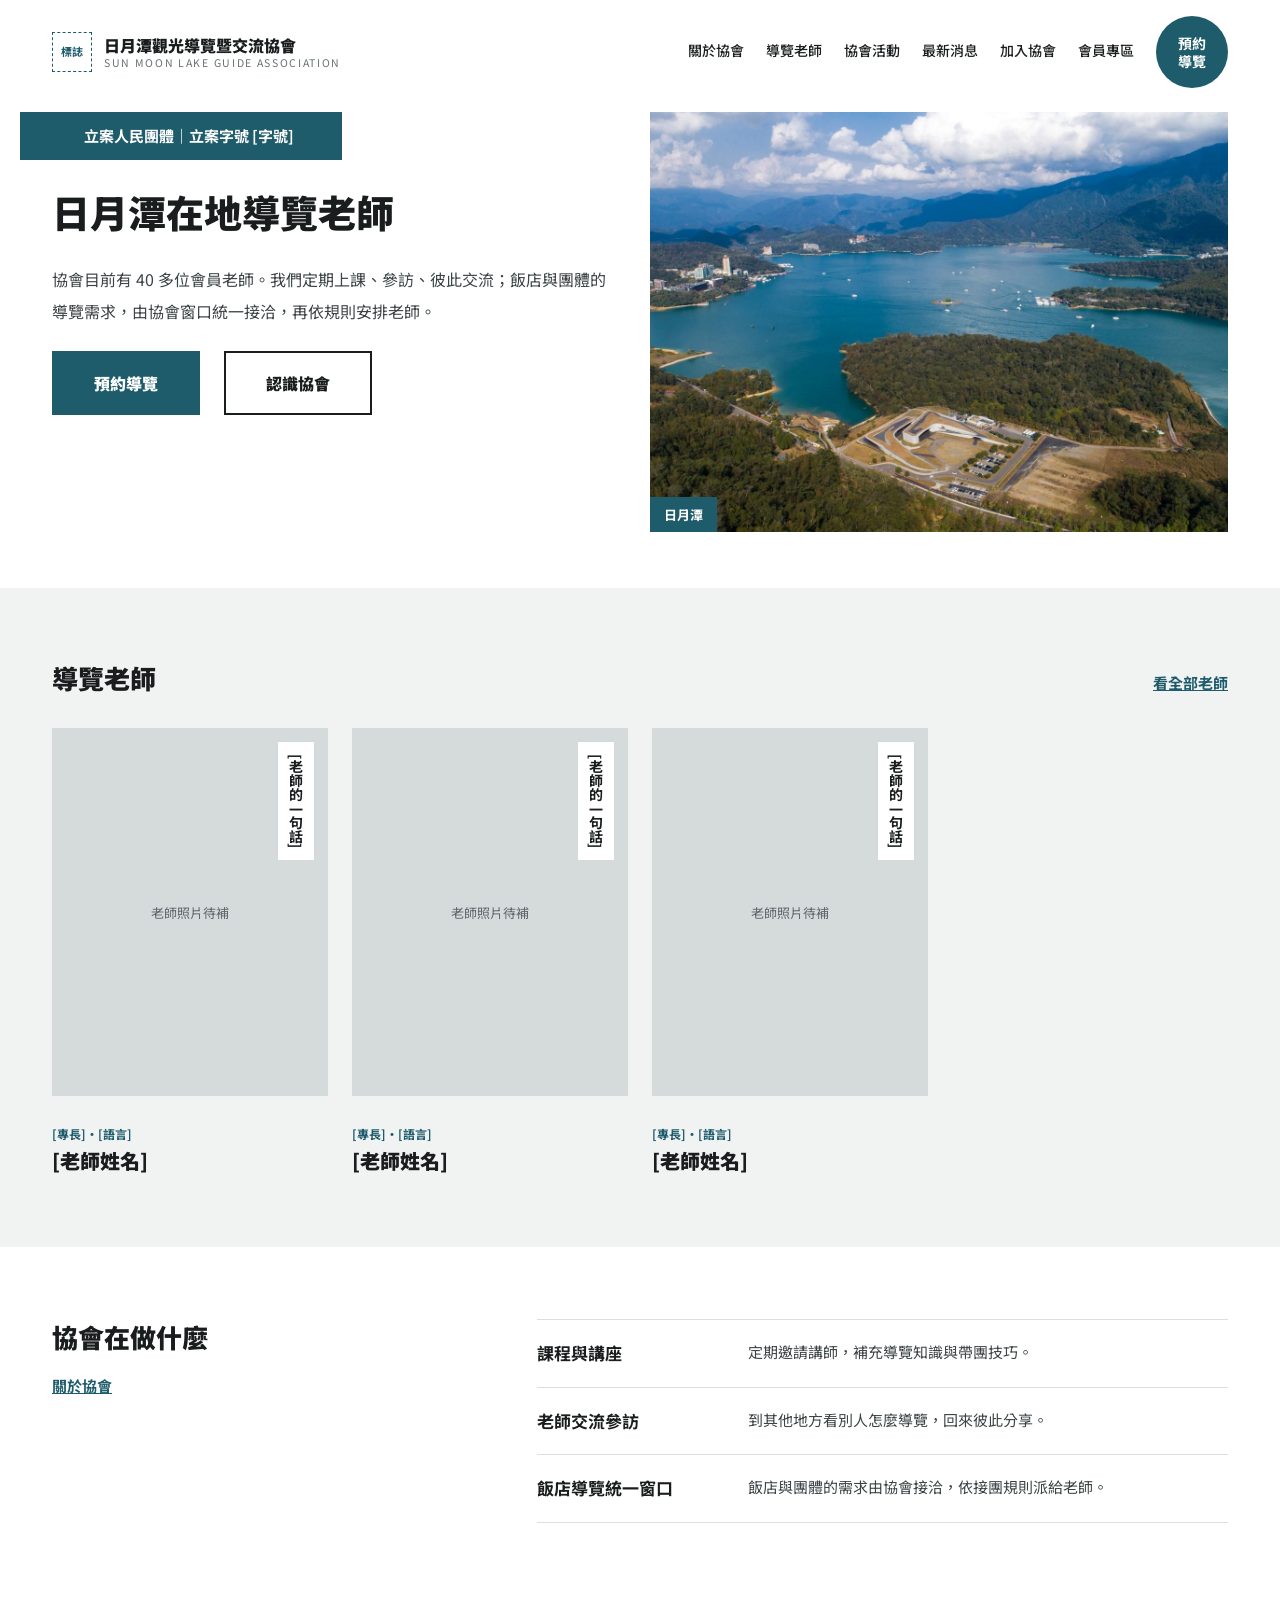
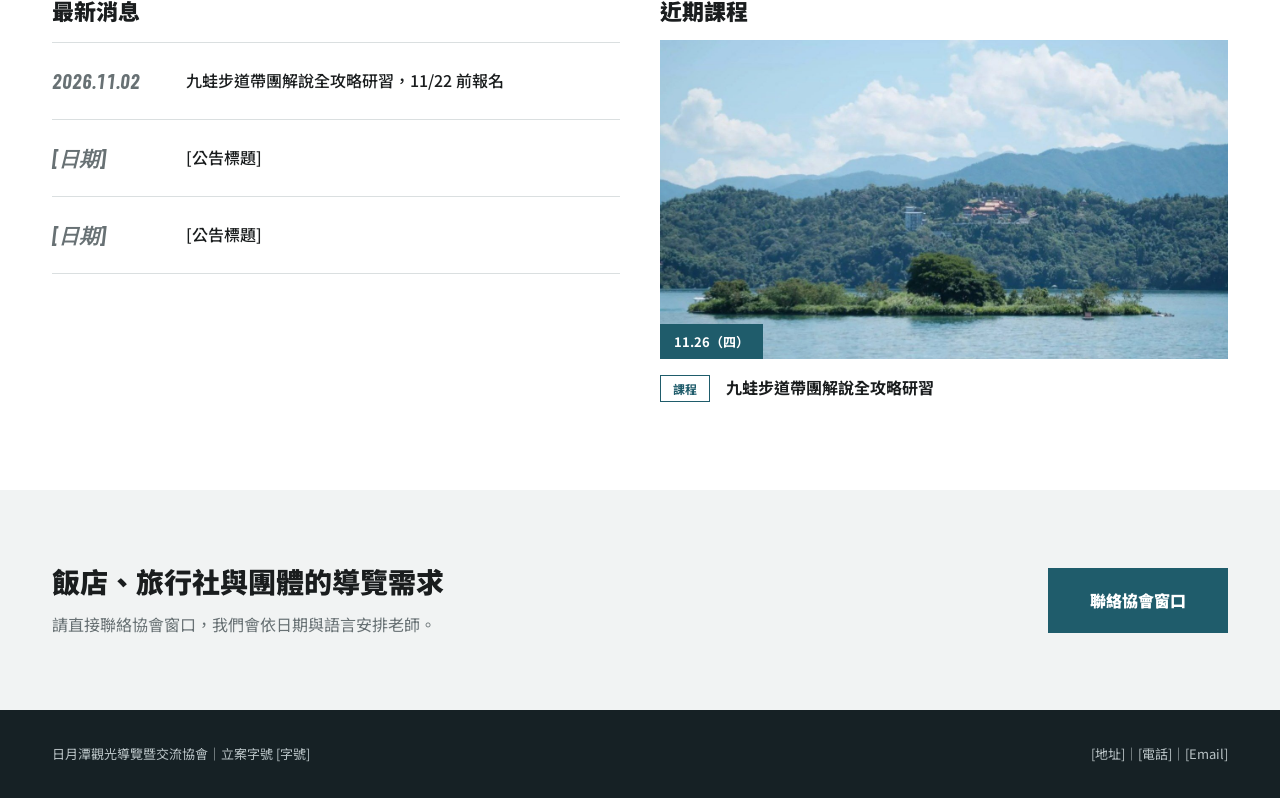
<file: index.html>
<!doctype html>
<html lang="zh-Hant">
<head>
<meta charset="utf-8">
<meta name="viewport" content="width=device-width, initial-scale=1, viewport-fit=cover">
<meta name="description" content="日月潭觀光導覽暨交流協會：日月潭在地導覽老師組成的協會，飯店與團體導覽需求由協會窗口統一接洽。">
<title>日月潭觀光導覽暨交流協會</title>
<link rel="stylesheet" href="https://fonts.googleapis.com/css2?family=Noto+Sans+TC:wght@400;500;700;900&family=Barlow+Condensed:ital,wght@1,700;1,800&display=swap">
<link rel="stylesheet" href="style.css">
<style>
.home-hero { display: flex; flex-wrap: wrap; padding-top: 8px; }
.home-hero .copy { flex: 1 1 480px; display: flex; flex-direction: column; gap: 24px; padding: 0 40px 48px 0; min-width: 0; }
.home-hero .photo { flex: 1 1 460px; min-height: 420px; }
.home-hero h1 { font-size: clamp(28px, 3.6vw, 38px); line-height: 1.45; }
.home-hero .band { align-self: flex-start; font-size: 15px; font-weight: 700; padding-block: 14px; }
@media (max-width: 719px) { .home-hero .copy { padding-right: 0; } .home-hero .photo { min-height: 260px; } }
.split { display: flex; flex-wrap: wrap; gap: 40px; }
.split > * { flex: 1 1 440px; min-width: 0; }
.does { display: flex; flex-direction: column; }
.does div { display: flex; flex-wrap: wrap; gap: 4px 24px; padding-block: 18px; border-top: 1px solid var(--line); }
.does div:last-child { border-bottom: 1px solid var(--line); }
.does b { flex: 0 0 11em; font-size: 17px; }
.does span { flex: 1 1 240px; color: var(--fg-soft); font-size: 15px; }
</style>
</head>
<body data-page="home">
<div id="site-header"></div>
<main>

<section class="wrap home-hero">
  <div class="copy">
    <p class="band">立案人民團體｜立案字號 [字號]</p>
    <h1>日月潭在地導覽老師</h1>
    <p class="lead">協會目前有 40 多位會員老師。我們定期上課、參訪、彼此交流；飯店與團體的導覽需求，由協會窗口統一接洽，再依規則安排老師。</p>
    <div class="row">
      <a class="btn" href="booking.html">預約導覽</a>
      <a class="btn ghost" href="about.html">認識協會</a>
    </div>
  </div>
  <figure class="photo shot"><img src="img/aerial.jpg" alt="從空中看日月潭湖面與周邊山巒" width="1600" height="900"><figcaption>日月潭</figcaption></figure>
</section>

<section class="soft" style="margin-top: 56px">
  <div class="wrap section stack" style="gap: 32px">
    <div class="row" style="justify-content: space-between; align-items: flex-end">
      <h2 style="font-size: 26px">導覽老師</h2>
      <a href="teachers.html" style="font-weight: 700; font-size: 15px; color: var(--accent)">看全部老師</a>
    </div>
    <div class="grid people" id="home-teachers">
      <a class="teacher" href="teacher.html"><div class="ph">老師照片待補<span class="quote">[老師的一句話]</span></div><div class="meta"><span><small>[專長]・[語言]</small><b>[老師姓名]</b></span></div></a>
      <a class="teacher" href="teacher.html"><div class="ph">老師照片待補<span class="quote">[老師的一句話]</span></div><div class="meta"><span><small>[專長]・[語言]</small><b>[老師姓名]</b></span></div></a>
      <a class="teacher" href="teacher.html"><div class="ph">老師照片待補<span class="quote">[老師的一句話]</span></div><div class="meta"><span><small>[專長]・[語言]</small><b>[老師姓名]</b></span></div></a>
    </div>
  </div>
</section>

<section class="wrap section">
  <div class="split" style="align-items: flex-start">
    <div class="stack" style="gap: 16px; flex-basis: 320px">
      <h2 style="font-size: 26px">協會在做什麼</h2>
      <a href="about.html" style="font-weight: 700; font-size: 15px; color: var(--accent)">關於協會</a>
    </div>
    <div class="does" style="flex-grow: 2">
      <div><b>課程與講座</b><span>定期邀請講師，補充導覽知識與帶團技巧。</span></div>
      <div><b>老師交流參訪</b><span>到其他地方看別人怎麼導覽，回來彼此分享。</span></div>
      <div><b>飯店導覽統一窗口</b><span>飯店與團體的需求由協會接洽，依接團規則派給老師。</span></div>
    </div>
  </div>
</section>

<section class="wrap" style="padding-bottom: 88px">
  <div class="split">
    <div class="stack" style="gap: 0" id="home-news">
      <h2 style="font-size: 22px; margin-bottom: 16px">最新消息</h2>
      <a class="list-row" href="course-20261126.html"><span class="date">2026.11.02</span><span class="title">九蛙步道帶團解說全攻略研習，11/22 前報名</span></a>
      <a class="list-row" href="news-post.html"><span class="date">[日期]</span><span class="title">[公告標題]</span></a>
      <a class="list-row" href="news-post.html"><span class="date">[日期]</span><span class="title">[公告標題]</span></a>
    </div>
    <a class="stack" id="home-activity" href="course-20261126.html" style="gap: 14px; text-decoration: none">
      <h2 style="font-size: 22px">近期課程</h2>
      <figure class="shot" style="aspect-ratio: 16 / 9"><img src="img/lalu.jpg" alt="日月潭湖景" loading="lazy"><figcaption>11.26（四）</figcaption></figure>
      <span><span class="tag">課程</span>　<b>九蛙步道帶團解說全攻略研習</b></span>
    </a>
  </div>
</section>

<section class="soft">
  <div class="wrap section row" style="justify-content: space-between; align-items: center">
    <div class="stack" style="gap: 8px">
      <h2 style="font-size: clamp(22px, 3vw, 28px)">飯店、旅行社與團體的導覽需求</h2>
      <p class="muted">請直接聯絡協會窗口，我們會依日期與語言安排老師。</p>
    </div>
    <a class="btn" href="booking.html">聯絡協會窗口</a>
  </div>
</section>

</main>
<div id="site-footer"></div>
<script src="config.js"></script>
<script src="site.js"></script>
<script src="data.js"></script>
</body>

</html>
</file>
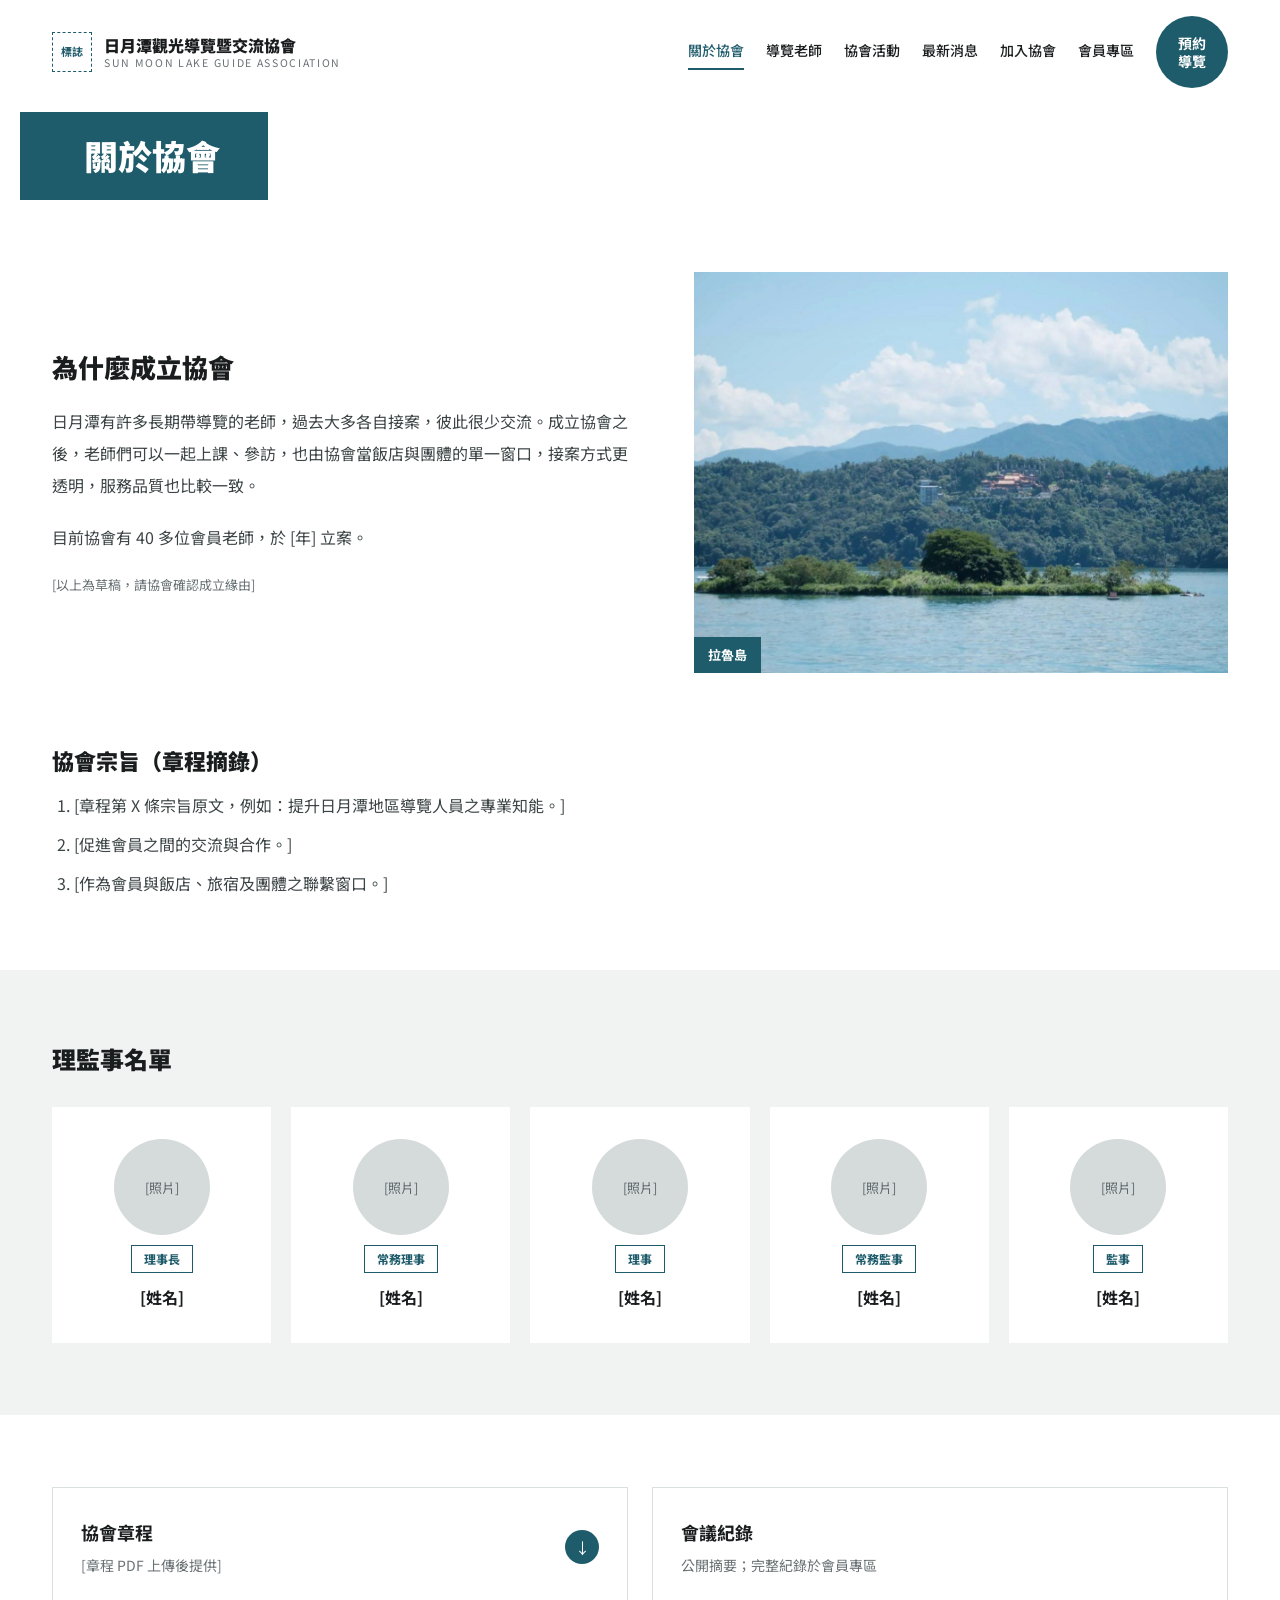
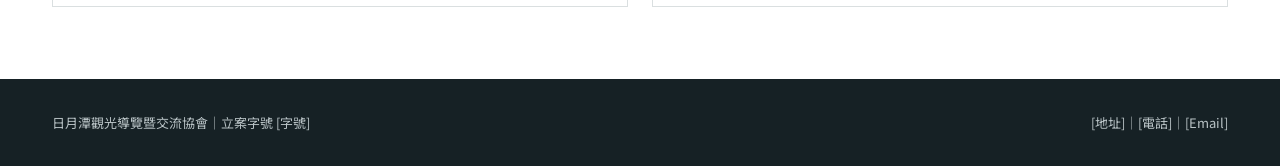
<file: about.html>
<!doctype html>
<html lang="zh-Hant">
<head>
<meta charset="utf-8">
<meta name="description" content="日月潭觀光導覽暨交流協會：日月潭在地導覽老師組成的協會，飯店與團體導覽需求由協會窗口統一接洽。">
<meta name="viewport" content="width=device-width, initial-scale=1, viewport-fit=cover">
<title>關於協會｜日月潭觀光導覽暨交流協會</title>
<link rel="stylesheet" href="https://fonts.googleapis.com/css2?family=Noto+Sans+TC:wght@400;500;700;900&family=Barlow+Condensed:ital,wght@1,700;1,800&display=swap">
<link rel="stylesheet" href="style.css">
</head>
<body data-page="about">
<div id="site-header"></div>
<main>

<section class="wrap band-wrap">
  <h1 class="band">關於協會</h1>
</section>

<section class="wrap section">
  <div class="row" style="gap: 48px; align-items: center">
    <div class="stack" style="flex: 1 1 480px; gap: 20px">
      <h2 style="font-size: 26px">為什麼成立協會</h2>
      <p class="lead">日月潭有許多長期帶導覽的老師，過去大多各自接案，彼此很少交流。成立協會之後，老師們可以一起上課、參訪，也由協會當飯店與團體的單一窗口，接案方式更透明，服務品質也比較一致。</p>
      <p class="lead">目前協會有 40 多位會員老師，於 [年] 立案。</p>
      <p class="muted" style="font-size: 13px">[以上為草稿，請協會確認成立緣由]</p>
    </div>
    <figure class="shot" style="flex: 1 1 420px; aspect-ratio: 4 / 3"><img src="img/lalu.jpg" alt="湖中央的拉魯島與後方山景" width="1344" height="896"><figcaption>拉魯島</figcaption></figure>
  </div>
</section>

<section class="wrap" style="padding-bottom: 72px">
  <h2 style="font-size: 22px; margin-bottom: 16px">協會宗旨（章程摘錄）</h2>
  <ol class="charter">
    <li>[章程第 X 條宗旨原文，例如：提升日月潭地區導覽人員之專業知能。]</li>
    <li>[促進會員之間的交流與合作。]</li>
    <li>[作為會員與飯店、旅宿及團體之聯繫窗口。]</li>
  </ol>
</section>

<section class="soft">
  <div class="wrap section stack" style="gap: 32px">
    <div class="eyebrow"><h2>理監事名單</h2></div>
    <div class="grid" style="grid-template-columns: repeat(auto-fill, minmax(min(100%, 180px), 1fr)); gap: 20px">
      <div class="panel white" style="align-items: center; text-align: center; gap: 10px"><div class="ph" style="width: 96px; height: 96px; border-radius: 50%">[照片]</div><span class="tag">理事長</span><b>[姓名]</b></div>
      <div class="panel white" style="align-items: center; text-align: center; gap: 10px"><div class="ph" style="width: 96px; height: 96px; border-radius: 50%">[照片]</div><span class="tag">常務理事</span><b>[姓名]</b></div>
      <div class="panel white" style="align-items: center; text-align: center; gap: 10px"><div class="ph" style="width: 96px; height: 96px; border-radius: 50%">[照片]</div><span class="tag">理事</span><b>[姓名]</b></div>
      <div class="panel white" style="align-items: center; text-align: center; gap: 10px"><div class="ph" style="width: 96px; height: 96px; border-radius: 50%">[照片]</div><span class="tag">常務監事</span><b>[姓名]</b></div>
      <div class="panel white" style="align-items: center; text-align: center; gap: 10px"><div class="ph" style="width: 96px; height: 96px; border-radius: 50%">[照片]</div><span class="tag">監事</span><b>[姓名]</b></div>
    </div>
  </div>
</section>

<section class="wrap section">
  <div class="grid">
    <a class="boxed row" href="#" style="justify-content: space-between; align-items: center; text-decoration: none"><span class="stack" style="gap: 4px"><b style="font-size: 18px">協會章程</b><span class="muted" style="font-size: 14px">[章程 PDF 上傳後提供]</span></span><span class="dot" aria-hidden="true">↓</span></a>
    <a class="boxed row" href="members.html#meetings" style="justify-content: space-between; align-items: center; text-decoration: none"><span class="stack" style="gap: 4px"><b style="font-size: 18px">會議紀錄</b><span class="muted" style="font-size: 14px">公開摘要；完整紀錄於會員專區</span></span></a>
  </div>
</section>

</main>
<div id="site-footer"></div>
<script src="config.js"></script>
<script src="site.js"></script>
<script src="data.js"></script>
</body>
</html>
</file>
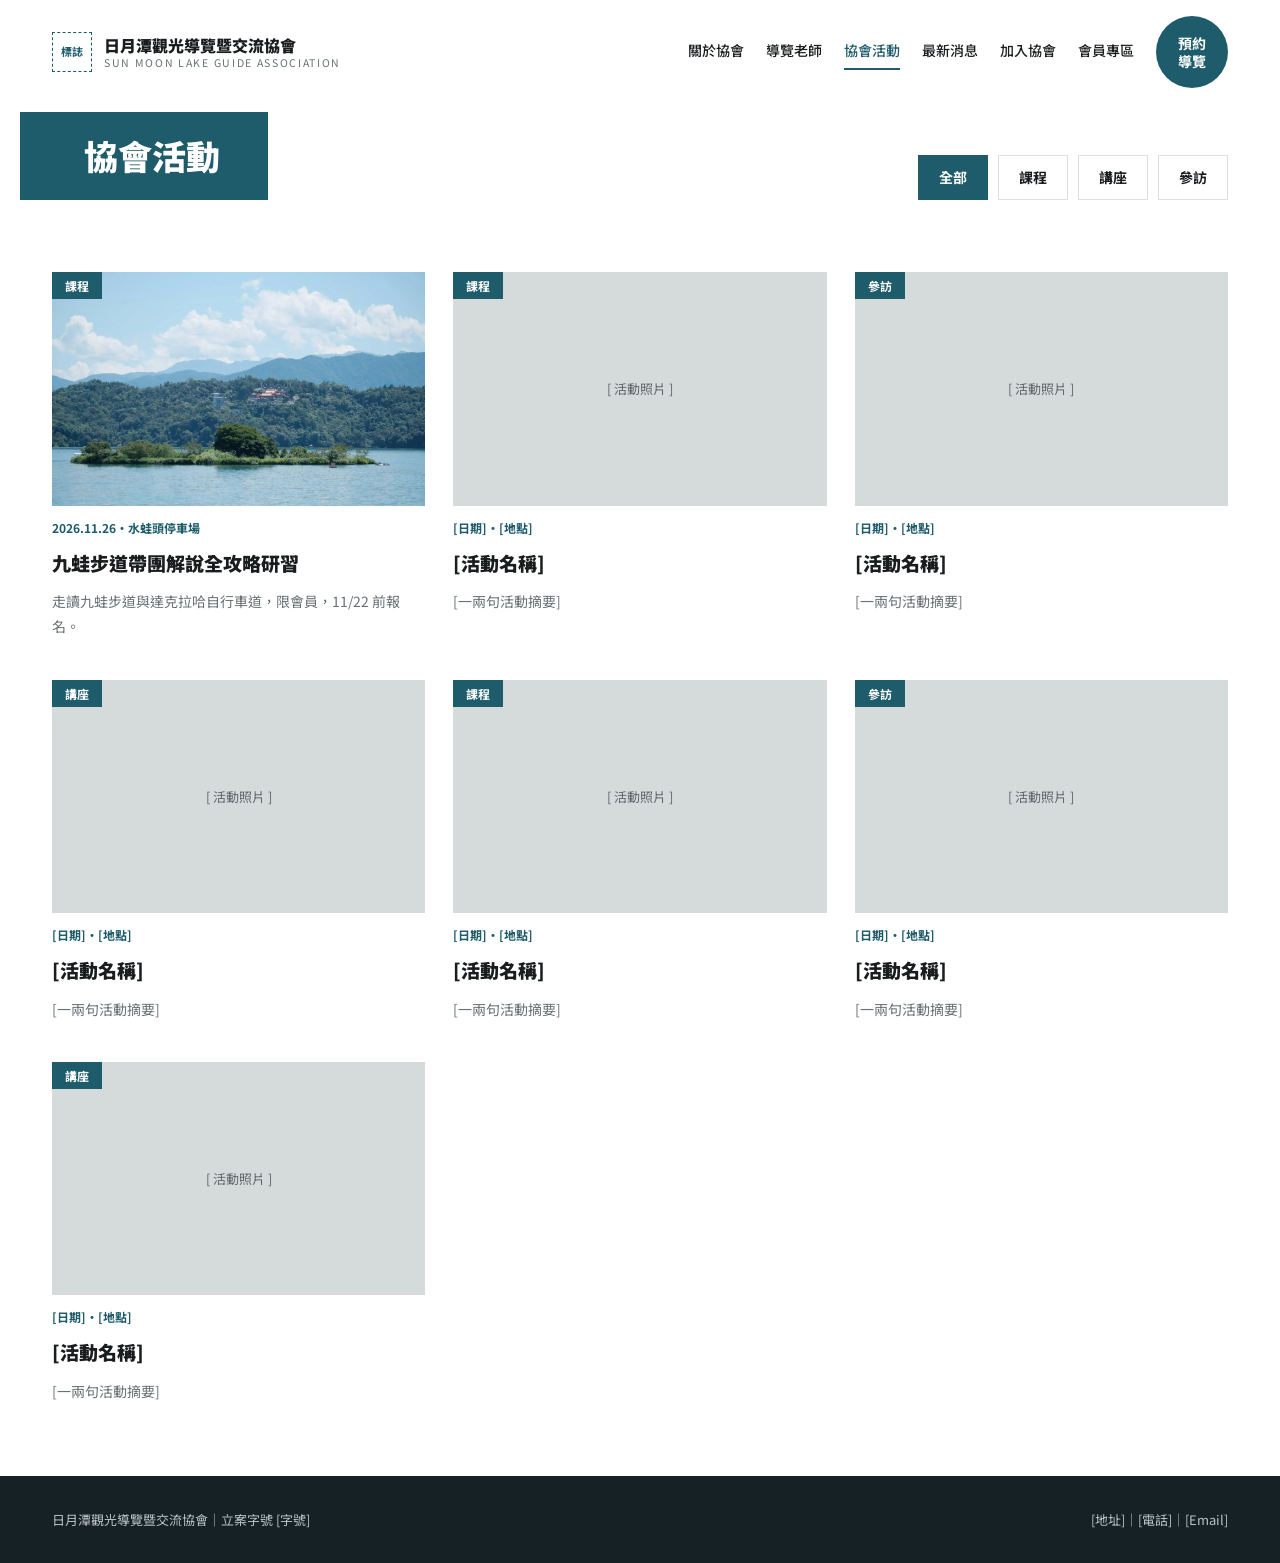
<file: activities.html>
<!doctype html>
<html lang="zh-Hant">
<head>
<meta charset="utf-8">
<meta name="description" content="日月潭觀光導覽暨交流協會：日月潭在地導覽老師組成的協會，飯店與團體導覽需求由協會窗口統一接洽。">
<meta name="viewport" content="width=device-width, initial-scale=1, viewport-fit=cover">
<title>協會活動｜日月潭觀光導覽暨交流協會</title>
<link rel="stylesheet" href="https://fonts.googleapis.com/css2?family=Noto+Sans+TC:wght@400;500;700;900&family=Barlow+Condensed:ital,wght@1,700;1,800&display=swap">
<link rel="stylesheet" href="style.css">
<style>
.act { display: flex; flex-direction: column; gap: 12px; text-decoration: none; }
.act .ph { aspect-ratio: 16 / 10; }
.act .ph .tag { position: absolute; left: 0; top: 0; }
.act b { font-size: 19px; font-weight: 900; line-height: 1.5; }
.act:hover b { color: var(--accent); }
</style>
</head>
<body data-page="activities">
<div id="site-header"></div>
<main>

<section class="wrap band-wrap">
  <h1 class="band">協會活動</h1>
  <div class="chips" data-filter-for="act-list" role="group" aria-label="活動類型">
    <button class="chip" type="button" data-filter="全部" aria-pressed="true">全部</button>
    <button class="chip" type="button" data-filter="課程" aria-pressed="false">課程</button>
    <button class="chip" type="button" data-filter="講座" aria-pressed="false">講座</button>
    <button class="chip" type="button" data-filter="參訪" aria-pressed="false">參訪</button>
  </div>
</section>

<section class="wrap section">
  <div class="grid wide" id="act-list">
    <a class="act" href="course-20261126.html" data-kind="課程"><div class="ph"><img src="img/lalu.jpg" alt="日月潭湖景" loading="lazy" style="position:absolute;inset:0;width:100%;height:100%;object-fit:cover"><span class="tag solid">課程</span></div><span class="tag" style="align-self: flex-start; border: 0; padding: 0">2026.11.26・水蛙頭停車場</span><b>九蛙步道帶團解說全攻略研習</b><span class="muted" style="font-size: 14px">走讀九蛙步道與達克拉哈自行車道，限會員，11/22 前報名。</span></a>
    <a class="act" href="activity.html" data-kind="課程"><div class="ph">[ 活動照片 ]<span class="tag solid">課程</span></div><span class="tag" style="align-self: flex-start; border: 0; padding: 0">[日期]・[地點]</span><b>[活動名稱]</b><span class="muted" style="font-size: 14px">[一兩句活動摘要]</span></a>
    <a class="act" href="activity.html" data-kind="參訪"><div class="ph">[ 活動照片 ]<span class="tag solid">參訪</span></div><span class="tag" style="align-self: flex-start; border: 0; padding: 0">[日期]・[地點]</span><b>[活動名稱]</b><span class="muted" style="font-size: 14px">[一兩句活動摘要]</span></a>
    <a class="act" href="activity.html" data-kind="講座"><div class="ph">[ 活動照片 ]<span class="tag solid">講座</span></div><span class="tag" style="align-self: flex-start; border: 0; padding: 0">[日期]・[地點]</span><b>[活動名稱]</b><span class="muted" style="font-size: 14px">[一兩句活動摘要]</span></a>
    <a class="act" href="activity.html" data-kind="課程"><div class="ph">[ 活動照片 ]<span class="tag solid">課程</span></div><span class="tag" style="align-self: flex-start; border: 0; padding: 0">[日期]・[地點]</span><b>[活動名稱]</b><span class="muted" style="font-size: 14px">[一兩句活動摘要]</span></a>
    <a class="act" href="activity.html" data-kind="參訪"><div class="ph">[ 活動照片 ]<span class="tag solid">參訪</span></div><span class="tag" style="align-self: flex-start; border: 0; padding: 0">[日期]・[地點]</span><b>[活動名稱]</b><span class="muted" style="font-size: 14px">[一兩句活動摘要]</span></a>
    <a class="act" href="activity.html" data-kind="講座"><div class="ph">[ 活動照片 ]<span class="tag solid">講座</span></div><span class="tag" style="align-self: flex-start; border: 0; padding: 0">[日期]・[地點]</span><b>[活動名稱]</b><span class="muted" style="font-size: 14px">[一兩句活動摘要]</span></a>
  </div>
</section>

</main>
<div id="site-footer"></div>
<script src="config.js"></script>
<script src="site.js"></script>
<script src="data.js"></script>
</body>
</html>
</file>
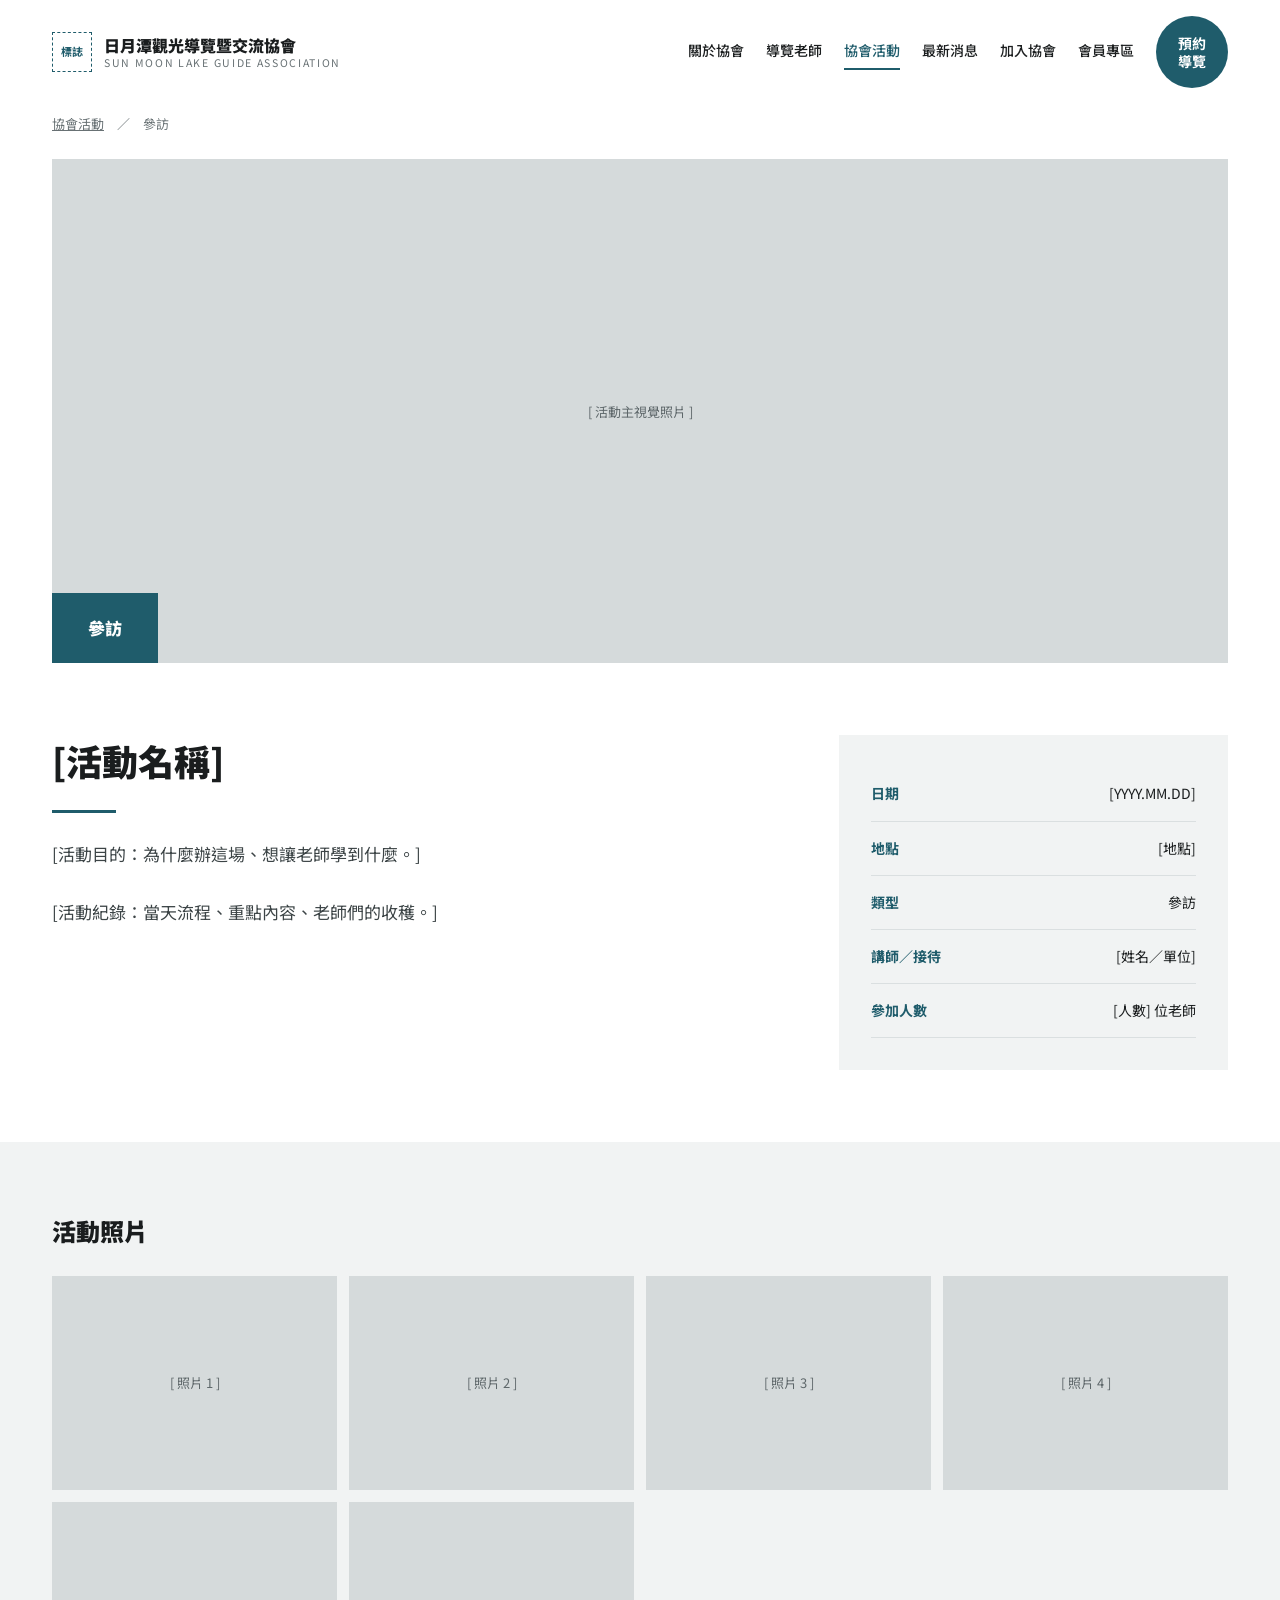
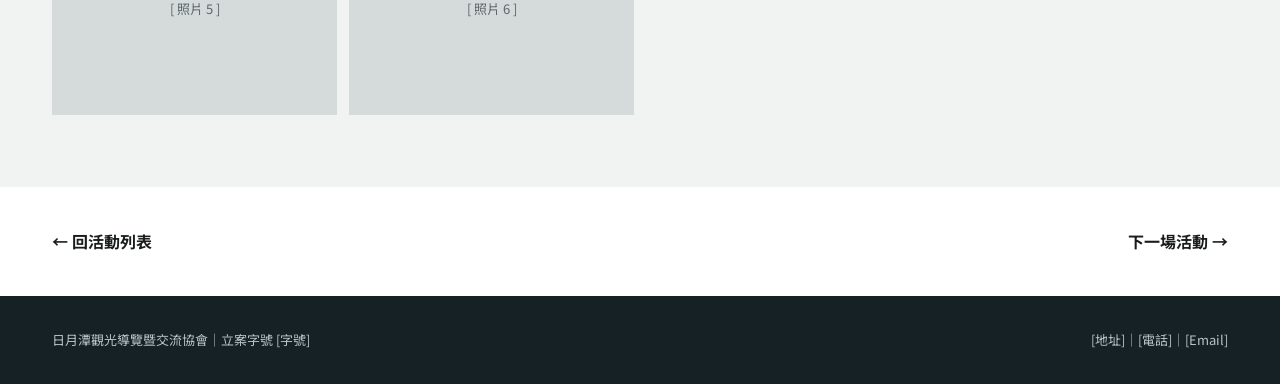
<file: activity.html>
<!doctype html>
<html lang="zh-Hant">
<head>
<meta charset="utf-8">
<meta name="description" content="日月潭觀光導覽暨交流協會：日月潭在地導覽老師組成的協會，飯店與團體導覽需求由協會窗口統一接洽。">
<meta name="viewport" content="width=device-width, initial-scale=1, viewport-fit=cover">
<title>活動紀錄｜日月潭觀光導覽暨交流協會</title>
<link rel="stylesheet" href="https://fonts.googleapis.com/css2?family=Noto+Sans+TC:wght@400;500;700;900&family=Barlow+Condensed:ital,wght@1,700;1,800&display=swap">
<link rel="stylesheet" href="style.css">
<style>
.cover { aspect-ratio: 21 / 9; min-height: 220px; }
.cover .label { position: absolute; left: 0; bottom: 0; background: var(--accent); color: var(--on-accent); padding: 20px 36px; display: flex; flex-direction: column; gap: 4px; text-align: left; }
.cover .label .en { color: var(--on-accent); font-size: clamp(32px, 5vw, 44px); }
.info-row { display: flex; justify-content: space-between; gap: 16px; padding-block: 14px; border-bottom: 1px solid var(--line); font-size: 14px; }
.info-row b { color: var(--accent); }
</style>
</head>
<body data-page="activities">
<div id="site-header"></div>
<main id="detail">

<div class="wrap crumb"><a href="activities.html">協會活動</a>　／　參訪</div>

<section class="wrap" style="padding-top: 24px">
  <div class="ph cover">[ 活動主視覺照片 ]<span class="label"><span style="font-size: 17px; font-weight: 900">參訪</span></span></div>
</section>

<section class="wrap section row" style="gap: 48px; align-items: flex-start">
  <div class="stack" style="flex: 2 1 520px">
    <h1 style="font-size: clamp(28px, 3.4vw, 36px)">[活動名稱]</h1>
    <div style="height: 3px; width: 64px; background: var(--accent)"></div>
    <p class="lead" style="font-size: 17px">[活動目的：為什麼辦這場、想讓老師學到什麼。]</p>
    <p class="lead" style="font-size: 17px">[活動紀錄：當天流程、重點內容、老師們的收穫。]</p>
  </div>
  <aside class="panel" style="flex: 1 1 280px; gap: 0">
    <div class="info-row"><b>日期</b><span>[YYYY.MM.DD]</span></div>
    <div class="info-row"><b>地點</b><span>[地點]</span></div>
    <div class="info-row"><b>類型</b><span>參訪</span></div>
    <div class="info-row"><b>講師／接待</b><span>[姓名／單位]</span></div>
    <div class="info-row"><b>參加人數</b><span>[人數] 位老師</span></div>
  </aside>
</section>

<section class="soft">
  <div class="wrap section stack" style="gap: 28px">
    <div class="eyebrow"><h2>活動照片</h2></div>
    <div class="grid" style="gap: 12px">
      <div class="ph" style="aspect-ratio: 4 / 3">[ 照片 1 ]</div>
      <div class="ph" style="aspect-ratio: 4 / 3">[ 照片 2 ]</div>
      <div class="ph" style="aspect-ratio: 4 / 3">[ 照片 3 ]</div>
      <div class="ph" style="aspect-ratio: 4 / 3">[ 照片 4 ]</div>
      <div class="ph" style="aspect-ratio: 4 / 3">[ 照片 5 ]</div>
      <div class="ph" style="aspect-ratio: 4 / 3">[ 照片 6 ]</div>
    </div>
  </div>
</section>

<div class="wrap row" style="justify-content: space-between; padding-block: 40px; font-weight: 700">
  <a href="activities.html" style="text-decoration: none">← 回活動列表</a>
  <a href="activity.html" style="text-decoration: none">下一場活動 →</a>
</div>

</main>
<div id="site-footer"></div>
<script src="config.js"></script>
<script src="site.js"></script>
<script src="data.js"></script>
</body>
</html>
</file>
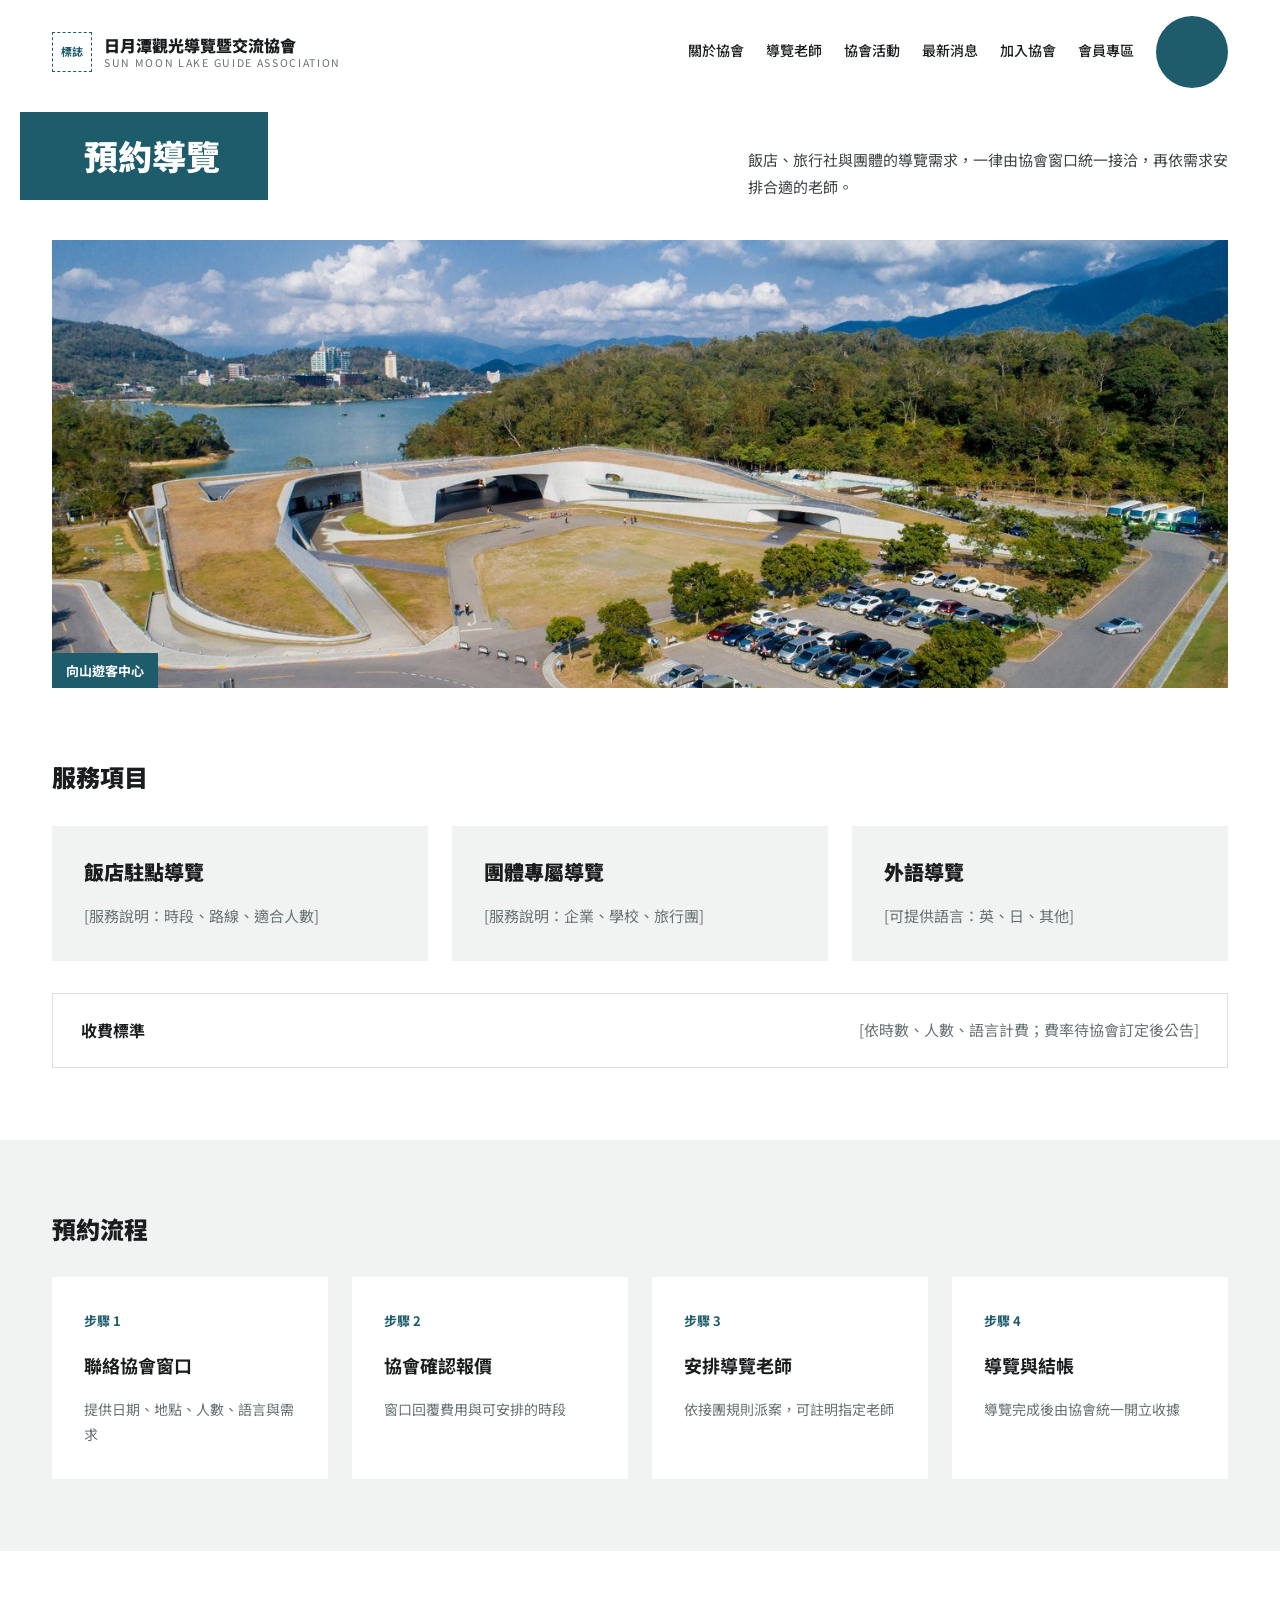
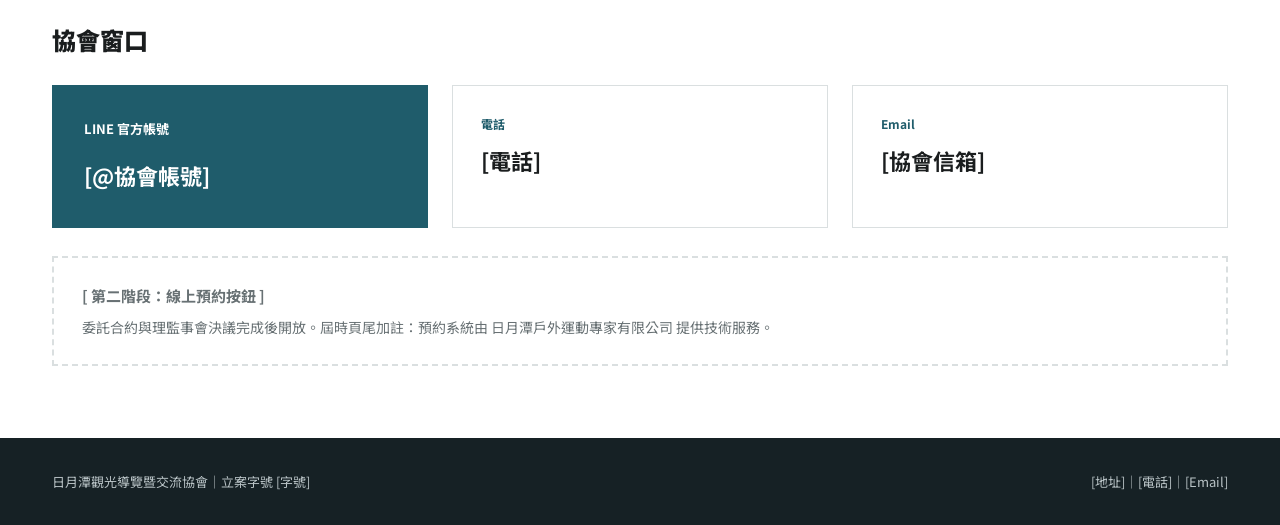
<file: booking.html>
<!doctype html>
<html lang="zh-Hant">
<head>
<meta charset="utf-8">
<meta name="description" content="日月潭觀光導覽暨交流協會：日月潭在地導覽老師組成的協會，飯店與團體導覽需求由協會窗口統一接洽。">
<meta name="viewport" content="width=device-width, initial-scale=1, viewport-fit=cover">
<title>預約導覽｜日月潭觀光導覽暨交流協會</title>
<link rel="stylesheet" href="https://fonts.googleapis.com/css2?family=Noto+Sans+TC:wght@400;500;700;900&family=Barlow+Condensed:ital,wght@1,700;1,800&display=swap">
<link rel="stylesheet" href="style.css">
</head>
<body data-page="booking">
<div id="site-header"></div>
<main>

<section class="wrap band-wrap">
  <h1 class="band">預約導覽</h1>
  <p>飯店、旅行社與團體的導覽需求，一律由協會窗口統一接洽，再依需求安排合適的老師。</p>
</section>

<section class="wrap" style="padding-top: 40px">
  <figure class="shot" style="aspect-ratio: 21 / 8; min-height: 200px"><img src="img/xiangshan.jpg" alt="向山遊客中心與日月潭湖岸" width="1400" height="787"><figcaption>向山遊客中心</figcaption></figure>
</section>

<section class="wrap section stack" style="gap: 32px">
  <div class="eyebrow"><h2>服務項目</h2></div>
  <div class="grid">
    <div class="panel"><h3 style="font-size: 20px">飯店駐點導覽</h3><p class="muted" style="font-size: 15px">[服務說明：時段、路線、適合人數]</p></div>
    <div class="panel"><h3 style="font-size: 20px">團體專屬導覽</h3><p class="muted" style="font-size: 15px">[服務說明：企業、學校、旅行團]</p></div>
    <div class="panel"><h3 style="font-size: 20px">外語導覽</h3><p class="muted" style="font-size: 15px">[可提供語言：英、日、其他]</p></div>
  </div>
  <div class="boxed row" style="justify-content: space-between; padding: 22px 28px"><b>收費標準</b><span class="muted" style="font-size: 15px">[依時數、人數、語言計費；費率待協會訂定後公告]</span></div>
</section>

<section class="soft">
  <div class="wrap section stack" style="gap: 32px">
    <div class="eyebrow"><h2>預約流程</h2></div>
    <div class="grid">
      <div class="panel white"><span class="step">步驟 1</span><b style="font-size: 18px">聯絡協會窗口</b><span class="muted" style="font-size: 14px">提供日期、地點、人數、語言與需求</span></div>
      <div class="panel white"><span class="step">步驟 2</span><b style="font-size: 18px">協會確認報價</b><span class="muted" style="font-size: 14px">窗口回覆費用與可安排的時段</span></div>
      <div class="panel white"><span class="step">步驟 3</span><b style="font-size: 18px">安排導覽老師</b><span class="muted" style="font-size: 14px">依接團規則派案，可註明指定老師</span></div>
      <div class="panel white"><span class="step">步驟 4</span><b style="font-size: 18px">導覽與結帳</b><span class="muted" style="font-size: 14px">導覽完成後由協會統一開立收據</span></div>
    </div>
  </div>
</section>

<section class="wrap section stack" style="gap: 28px">
  <div class="eyebrow"><h2>協會窗口</h2></div>
  <div class="grid">
    <div class="panel" style="background: var(--accent); color: var(--on-accent)"><span style="font-size: 13px; font-weight: 700">LINE 官方帳號</span><b style="font-size: 22px; user-select: all">[@協會帳號]</b></div>
    <div class="boxed stack" style="gap: 8px"><span class="tag" style="border: 0; padding: 0">電話</span><b style="font-size: 22px; user-select: all">[電話]</b></div>
    <div class="boxed stack" style="gap: 8px"><span class="tag" style="border: 0; padding: 0">Email</span><b style="font-size: 22px; user-select: all">[協會信箱]</b></div>
  </div>
  <div class="future">
    <b>[ 第二階段：線上預約按鈕 ]</b>
    <span>委託合約與理監事會決議完成後開放。屆時頁尾加註：預約系統由 日月潭戶外運動專家有限公司 提供技術服務。</span>
  </div>
</section>

</main>
<div id="site-footer"></div>
<script src="config.js"></script>
<script src="site.js"></script>
<script src="data.js"></script>
</body>
</html>
</file>
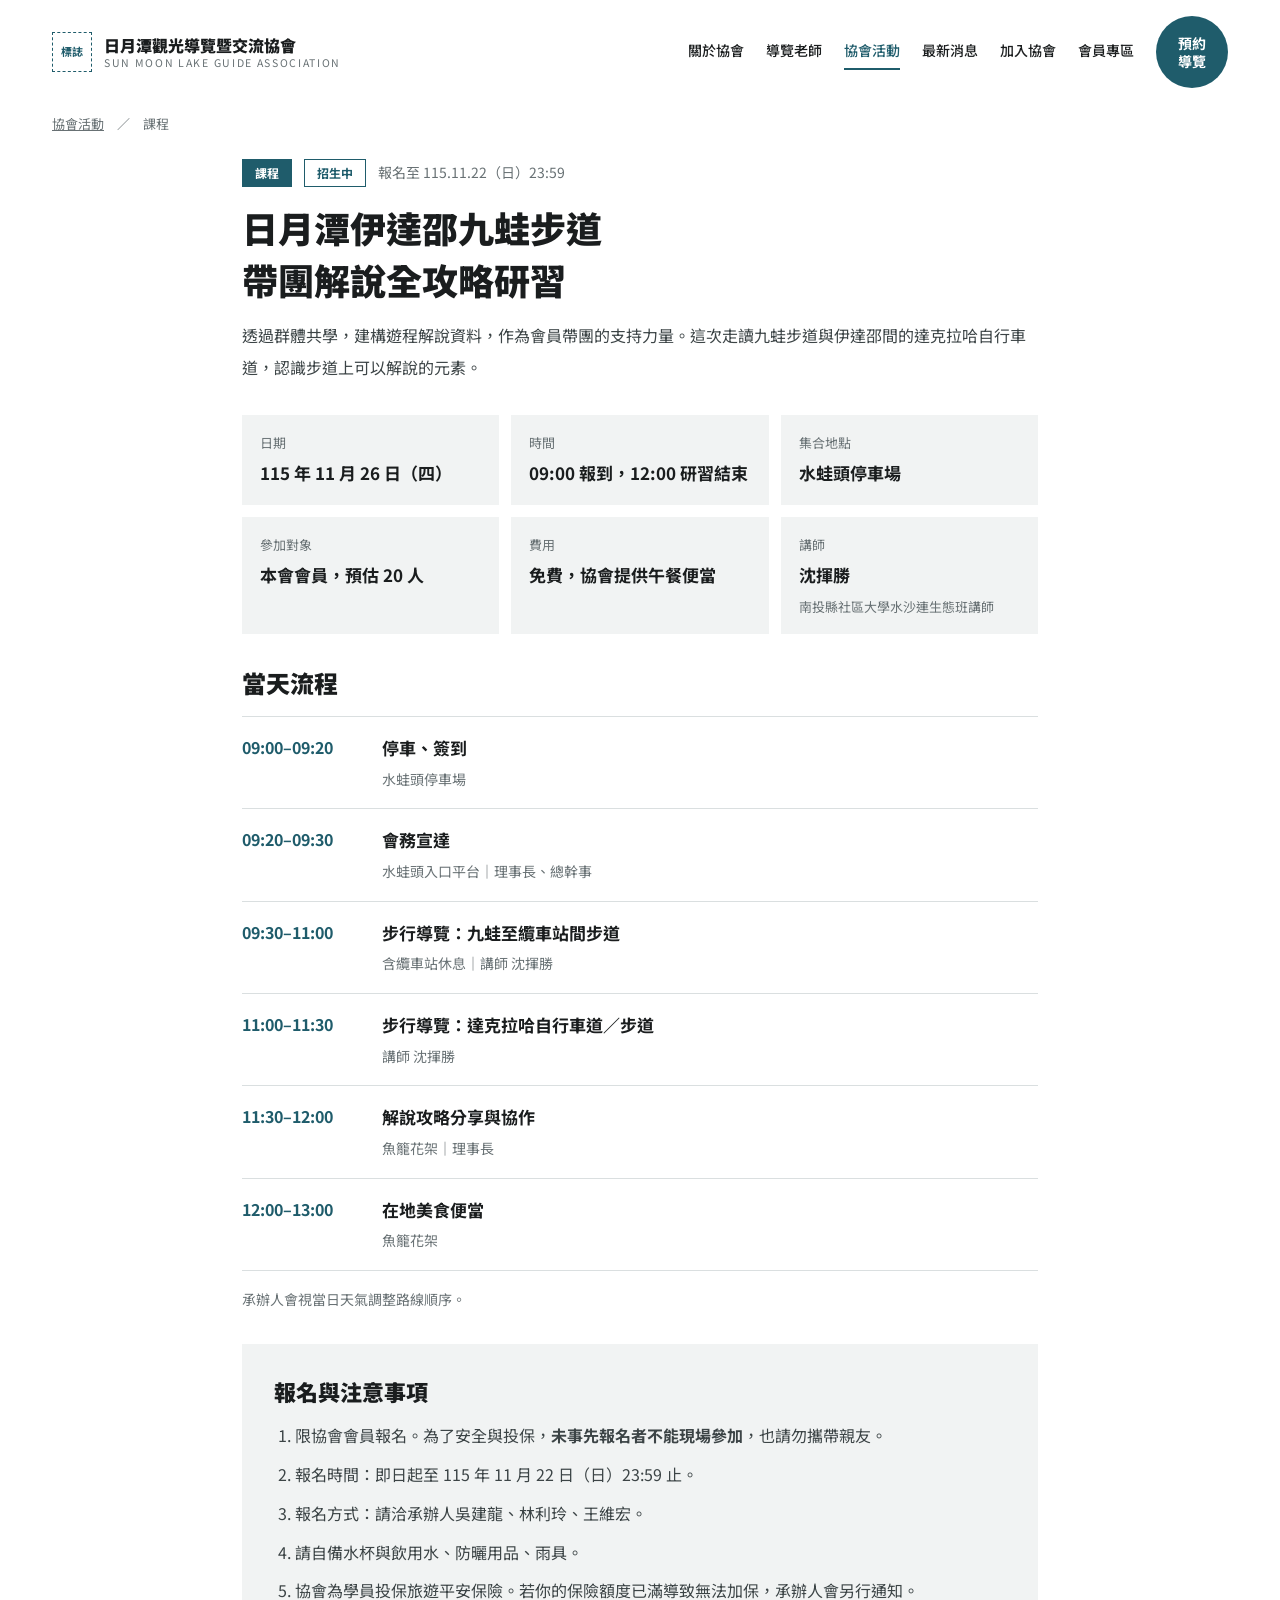
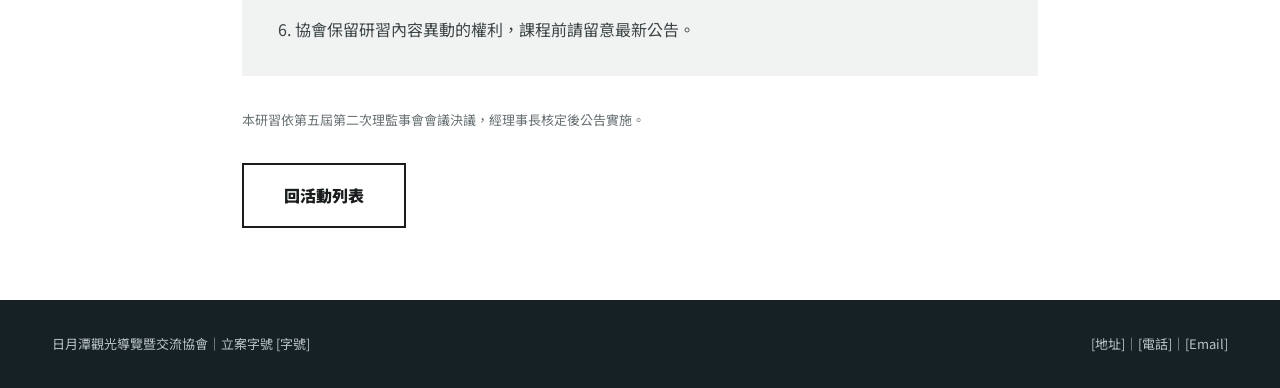
<file: course-20261126.html>
<!doctype html>
<html lang="zh-Hant">
<head>
<meta charset="utf-8">
<meta name="description" content="日月潭伊達邵九蛙步道帶團解說全攻略研習：115年11月26日（四）上午，水蛙頭停車場集合，限本會會員，免費參加。">
<meta name="viewport" content="width=device-width, initial-scale=1, viewport-fit=cover">
<title>九蛙步道帶團解說研習｜日月潭觀光導覽暨交流協會</title>
<link rel="stylesheet" href="https://fonts.googleapis.com/css2?family=Noto+Sans+TC:wght@400;500;700;900&family=Barlow+Condensed:ital,wght@1,700;1,800&display=swap">
<link rel="stylesheet" href="style.css">
<style>
.facts-row { display: grid; gap: 12px; grid-template-columns: repeat(auto-fit, minmax(min(100%, 200px), 1fr)); }
.fact { background: var(--bg-soft); padding: 16px 18px; display: flex; flex-direction: column; gap: 4px; }
.fact span { font-size: 13px; color: var(--muted); }
.fact b { font-size: 17px; }
.timeline { display: flex; flex-direction: column; }
.tl { display: grid; grid-template-columns: 7.5em 1fr; gap: 6px 20px; padding-block: 16px; border-top: 1px solid var(--line); }
.tl:last-child { border-bottom: 1px solid var(--line); }
.tl time { font-weight: 700; color: var(--accent); font-variant-numeric: tabular-nums; }
.tl .what b { display: block; font-size: 17px; }
.tl .what span { font-size: 14px; color: var(--muted); }
@media (max-width: 520px) { .tl { grid-template-columns: 1fr; } }
.notes { margin: 0; padding-left: 1.3em; display: flex; flex-direction: column; gap: 10px; color: var(--fg-soft); }
</style>
</head>
<body data-page="activities">
<div id="site-header"></div>
<main>

<div class="wrap crumb"><a href="activities.html">協會活動</a>　／　課程</div>

<article class="wrap narrow stack" style="padding-block: 24px 72px; gap: 32px">
  <div class="stack" style="gap: 14px">
    <div class="row" style="gap: 12px; align-items: center"><span class="tag solid">課程</span><span class="tag">招生中</span><span class="muted" style="font-size: 14px">報名至 115.11.22（日）23:59</span></div>
    <h1 style="font-size: clamp(26px, 3.6vw, 36px); line-height: 1.45">日月潭伊達邵九蛙步道<br>帶團解說全攻略研習</h1>
    <p class="lead" style="max-width: none">透過群體共學，建構遊程解說資料，作為會員帶團的支持力量。這次走讀九蛙步道與伊達邵間的達克拉哈自行車道，認識步道上可以解說的元素。</p>
  </div>

  <div class="facts-row">
    <div class="fact"><span>日期</span><b>115 年 11 月 26 日（四）</b></div>
    <div class="fact"><span>時間</span><b>09:00 報到，12:00 研習結束</b></div>
    <div class="fact"><span>集合地點</span><b>水蛙頭停車場</b></div>
    <div class="fact"><span>參加對象</span><b>本會會員，預估 20 人</b></div>
    <div class="fact"><span>費用</span><b>免費，協會提供午餐便當</b></div>
    <div class="fact"><span>講師</span><b>沈揮勝</b><span>南投縣社區大學水沙連生態班講師</span></div>
  </div>

  <section class="stack" style="gap: 16px">
    <h2 style="font-size: 24px">當天流程</h2>
    <div class="timeline">
      <div class="tl"><time>09:00–09:20</time><div class="what"><b>停車、簽到</b><span>水蛙頭停車場</span></div></div>
      <div class="tl"><time>09:20–09:30</time><div class="what"><b>會務宣達</b><span>水蛙頭入口平台｜理事長、總幹事</span></div></div>
      <div class="tl"><time>09:30–11:00</time><div class="what"><b>步行導覽：九蛙至纜車站間步道</b><span>含纜車站休息｜講師 沈揮勝</span></div></div>
      <div class="tl"><time>11:00–11:30</time><div class="what"><b>步行導覽：達克拉哈自行車道／步道</b><span>講師 沈揮勝</span></div></div>
      <div class="tl"><time>11:30–12:00</time><div class="what"><b>解說攻略分享與協作</b><span>魚籠花架｜理事長</span></div></div>
      <div class="tl"><time>12:00–13:00</time><div class="what"><b>在地美食便當</b><span>魚籠花架</span></div></div>
    </div>
    <p class="muted" style="font-size: 14px">承辦人會視當日天氣調整路線順序。</p>
  </section>

  <section class="panel" style="gap: 14px">
    <h2 style="font-size: 22px">報名與注意事項</h2>
    <ol class="notes">
      <li>限協會會員報名。為了安全與投保，<b>未事先報名者不能現場參加</b>，也請勿攜帶親友。</li>
      <li>報名時間：即日起至 115 年 11 月 22 日（日）23:59 止。</li>
      <li>報名方式：請洽承辦人吳建龍、林利玲、王維宏。</li>
      <li>請自備水杯與飲用水、防曬用品、雨具。</li>
      <li>協會為學員投保旅遊平安保險。若你的保險額度已滿導致無法加保，承辦人會另行通知。</li>
      <li>協會保留研習內容異動的權利，課程前請留意最新公告。</li>
    </ol>
  </section>

  <p class="muted" style="font-size: 13px">本研習依第五屆第二次理監事會會議決議，經理事長核定後公告實施。</p>

  <a class="btn ghost" href="activities.html" style="align-self: flex-start">回活動列表</a>
</article>

</main>
<div id="site-footer"></div>
<script src="config.js"></script>
<script src="site.js"></script>
<script src="data.js"></script>
</body>
</html>
</file>
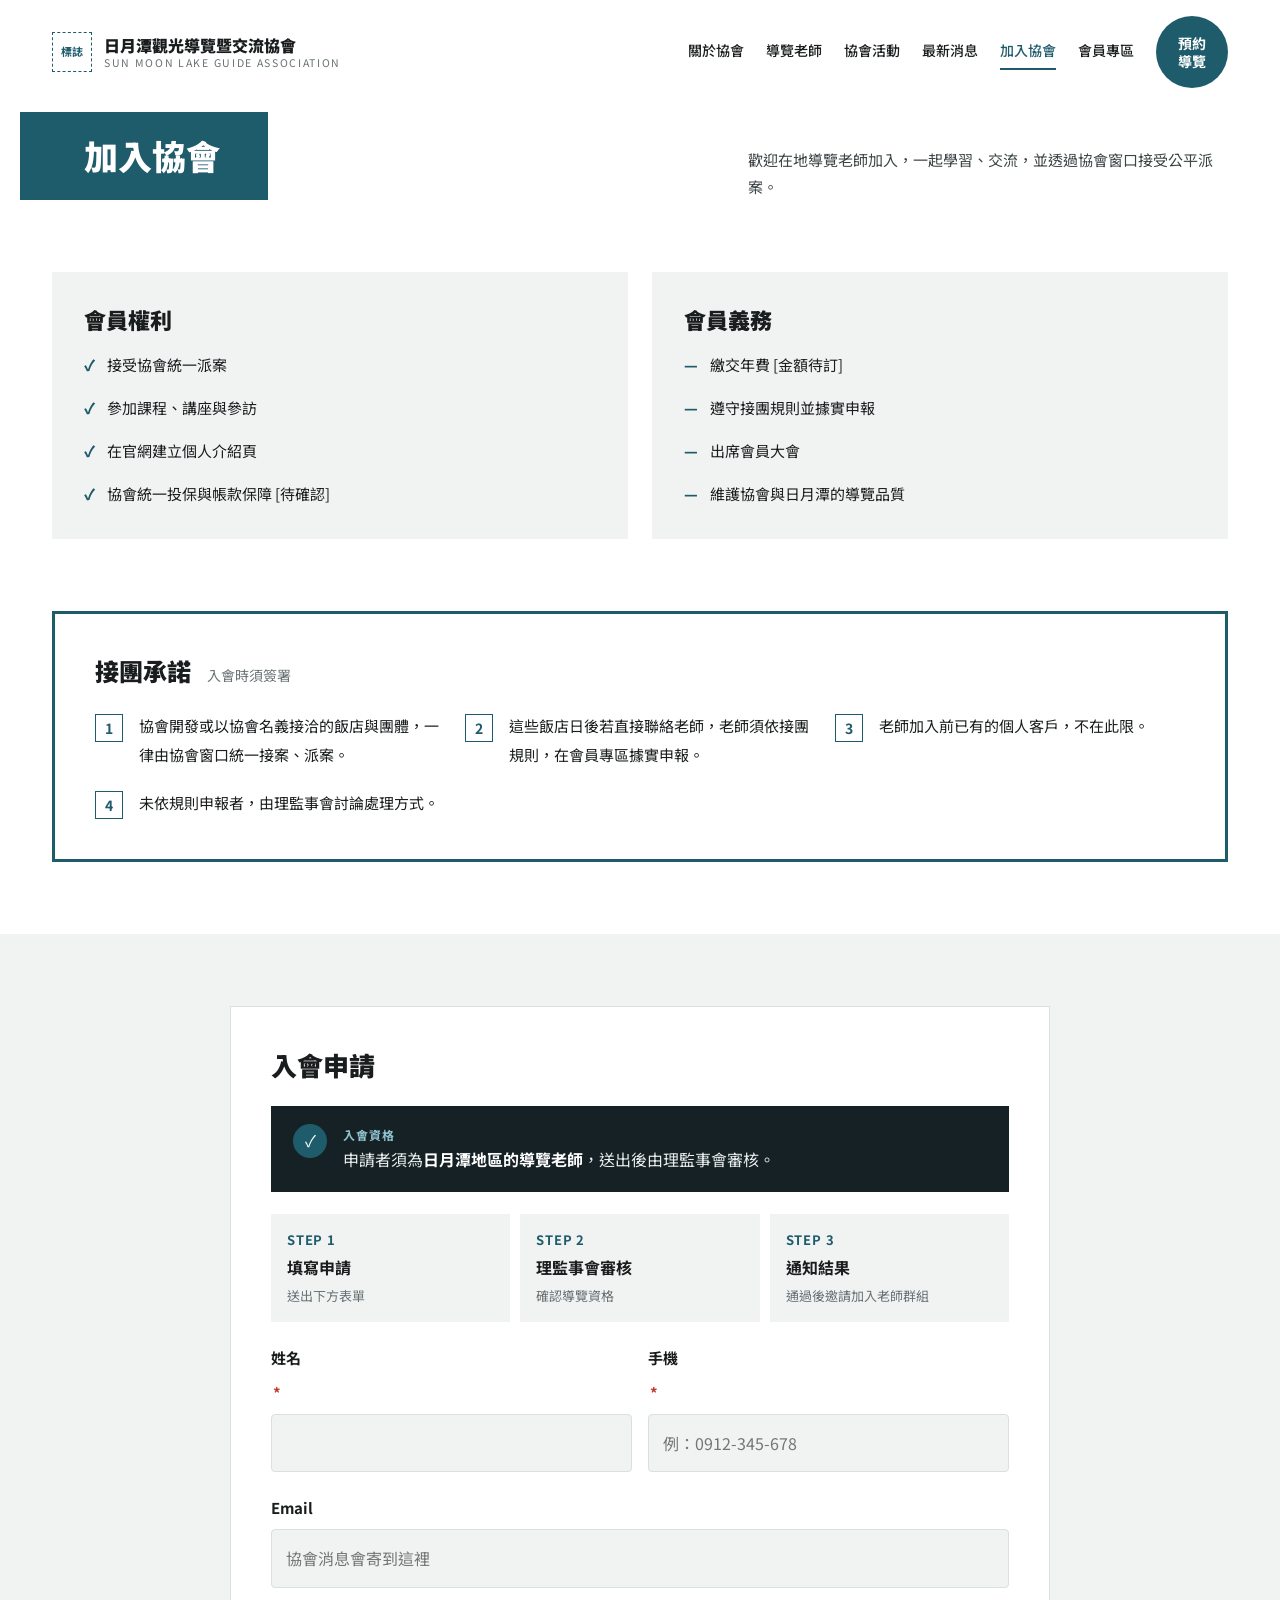
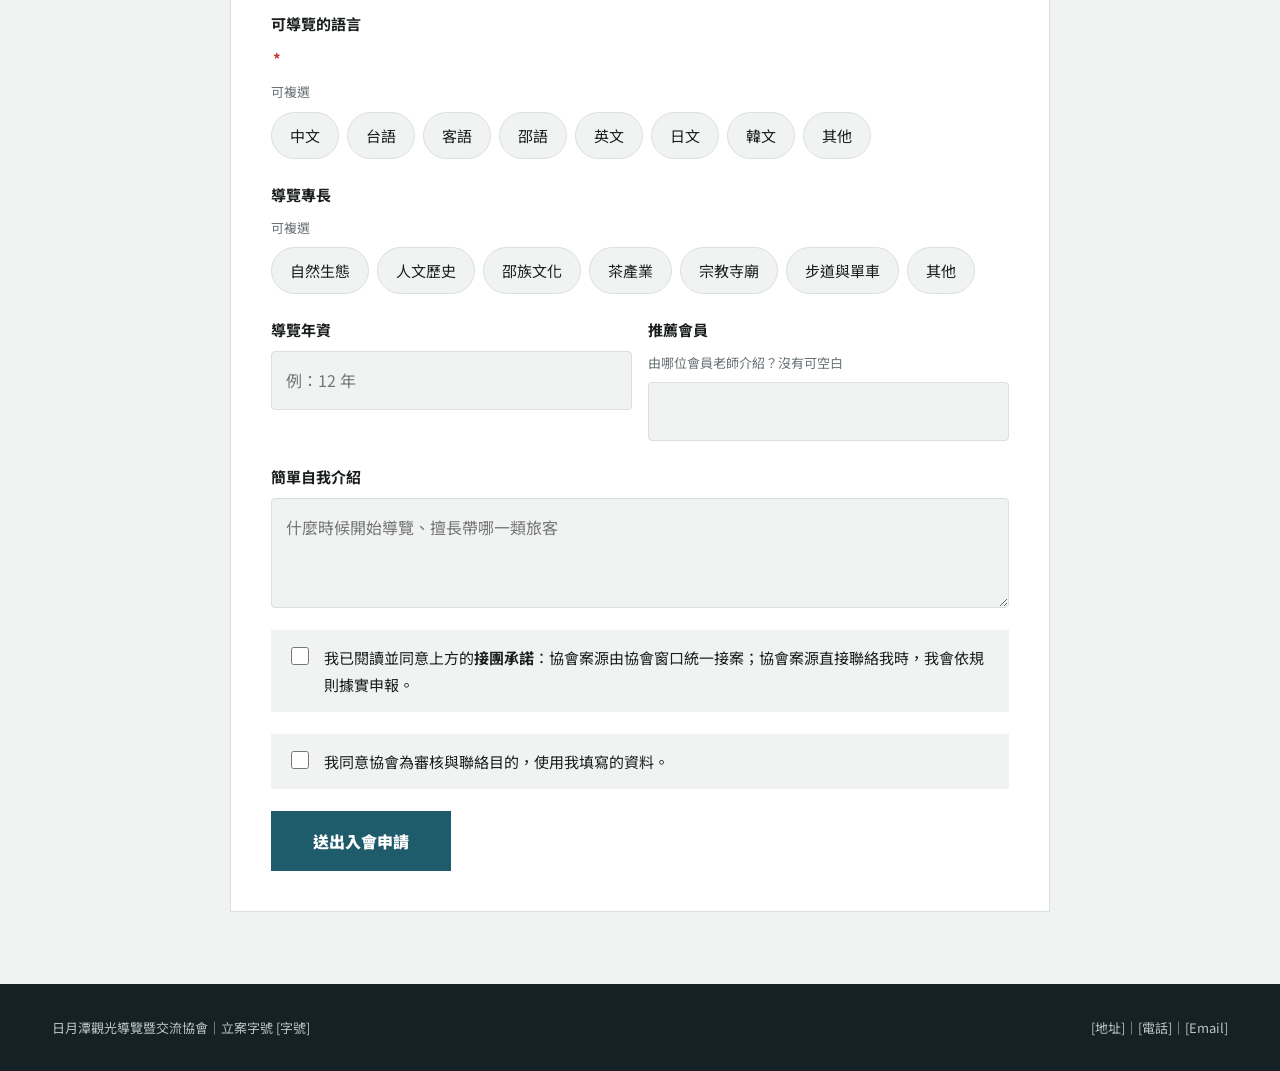
<file: join.html>
<!doctype html>
<html lang="zh-Hant">
<head>
<meta charset="utf-8">
<meta name="description" content="日月潭觀光導覽暨交流協會：日月潭在地導覽老師組成的協會，飯店與團體導覽需求由協會窗口統一接洽。">
<meta name="viewport" content="width=device-width, initial-scale=1, viewport-fit=cover">
<title>加入協會｜日月潭觀光導覽暨交流協會</title>
<link rel="stylesheet" href="https://fonts.googleapis.com/css2?family=Noto+Sans+TC:wght@400;500;700;900&family=Barlow+Condensed:ital,wght@1,700;1,800&display=swap">
<link rel="stylesheet" href="style.css">
<style>
.promise-item { display: flex; gap: 16px; font-size: 15px; line-height: 1.9; }
.promise-item .en { font-size: 32px; flex: none; }
</style>
</head>
<body data-page="join">
<div id="site-header"></div>
<main>

<section class="wrap band-wrap">
  <h1 class="band">加入協會</h1>
  <p>歡迎在地導覽老師加入，一起學習、交流，並透過協會窗口接受公平派案。</p>
</section>

<section class="wrap section grid" style="grid-template-columns: repeat(auto-fit, minmax(min(100%, 340px), 1fr))">
  <div class="panel">
    <h2 style="font-size: 22px">會員權利</h2>
    <span class="check">接受協會統一派案</span>
    <span class="check">參加課程、講座與參訪</span>
    <span class="check">在官網建立個人介紹頁</span>
    <span class="check">協會統一投保與帳款保障 [待確認]</span>
  </div>
  <div class="panel">
    <h2 style="font-size: 22px">會員義務</h2>
    <span class="check dash">繳交年費 [金額待訂]</span>
    <span class="check dash">遵守接團規則並據實申報</span>
    <span class="check dash">出席會員大會</span>
    <span class="check dash">維護協會與日月潭的導覽品質</span>
  </div>
</section>

<section class="wrap" style="padding-bottom: 72px">
  <div class="promise">
    <div class="row" style="align-items: baseline; gap: 16px"><h2 style="font-size: 24px">接團承諾</h2><span class="muted" style="font-size: 14px">入會時須簽署</span></div>
    <div class="grid" style="grid-template-columns: repeat(auto-fit, minmax(min(100%, 300px), 1fr)); gap: 20px">
      <div class="promise-item"><span class="num">1</span><span>協會開發或以協會名義接洽的飯店與團體，一律由協會窗口統一接案、派案。</span></div>
      <div class="promise-item"><span class="num">2</span><span>這些飯店日後若直接聯絡老師，老師須依接團規則，在會員專區據實申報。</span></div>
      <div class="promise-item"><span class="num">3</span><span>老師加入前已有的個人客戶，不在此限。</span></div>
      <div class="promise-item"><span class="num">4</span><span>未依規則申報者，由理監事會討論處理方式。</span></div>
    </div>
  </div>
</section>

<section class="soft">
  <div class="wrap section stack" style="gap: 32px">
    <form class="form-card" data-send="join" data-done="已收到你的入會申請，理監事會審核後，協會窗口會與你聯絡。">
  <h2>入會申請</h2>
  <div class="notice"><span class="ic" aria-hidden="true">✓</span><div><small>入會資格</small>申請者須為<b>日月潭地區的導覽老師</b>，送出後由理監事會審核。</div></div>
  <div class="steps3"><div><span class="step">STEP 1</span><b>填寫申請</b><span>送出下方表單</span></div><div><span class="step">STEP 2</span><b>理監事會審核</b><span>確認導覽資格</span></div><div><span class="step">STEP 3</span><b>通知結果</b><span>通過後邀請加入老師群組</span></div></div>
  <div class="fgrid"><label class="f" for="f-14947016">姓名<span class="req">*</span><input id="f-14947016" type="text" name="姓名" required></label><label class="f" for="f-52463497">手機<span class="req">*</span><input id="f-52463497" type="tel" name="手機" required placeholder="例：0912-345-678"></label></div>
  <label class="f" for="f-41605986">Email<input id="f-41605986" type="email" name="Email" placeholder="協會消息會寄到這裡"></label>
  <div class="f" role="group" aria-label="可導覽的語言">可導覽的語言<span class="req">*</span><small>可複選</small><div class="pills" data-required data-label="可導覽的語言"><label><input type="checkbox" name="語言" value="中文"><span>中文</span></label><label><input type="checkbox" name="語言" value="台語"><span>台語</span></label><label><input type="checkbox" name="語言" value="客語"><span>客語</span></label><label><input type="checkbox" name="語言" value="邵語"><span>邵語</span></label><label><input type="checkbox" name="語言" value="英文"><span>英文</span></label><label><input type="checkbox" name="語言" value="日文"><span>日文</span></label><label><input type="checkbox" name="語言" value="韓文"><span>韓文</span></label><label><input type="checkbox" name="語言" value="其他"><span>其他</span></label></div></div>
  <div class="f" role="group" aria-label="導覽專長">導覽專長<small>可複選</small><div class="pills" data-label="導覽專長"><label><input type="checkbox" name="專長" value="自然生態"><span>自然生態</span></label><label><input type="checkbox" name="專長" value="人文歷史"><span>人文歷史</span></label><label><input type="checkbox" name="專長" value="邵族文化"><span>邵族文化</span></label><label><input type="checkbox" name="專長" value="茶產業"><span>茶產業</span></label><label><input type="checkbox" name="專長" value="宗教寺廟"><span>宗教寺廟</span></label><label><input type="checkbox" name="專長" value="步道與單車"><span>步道與單車</span></label><label><input type="checkbox" name="專長" value="其他"><span>其他</span></label></div></div>
  <div class="fgrid"><label class="f" for="f-87619201">導覽年資<input id="f-87619201" type="text" name="年資" placeholder="例：12 年"></label><label class="f" for="f-96425529">推薦會員<small>由哪位會員老師介紹？沒有可空白</small><input id="f-96425529" type="text" name="推薦會員"></label></div>
  <label class="f" for="f-29722775">簡單自我介紹<textarea id="f-29722775" name="自我介紹" placeholder="什麼時候開始導覽、擅長帶哪一類旅客"></textarea></label>
  <label class="agree"><input type="checkbox" name="同意接團承諾" value="是" required><span>我已閱讀並同意上方的<b>接團承諾</b>：協會案源由協會窗口統一接案；協會案源直接聯絡我時，我會依規則據實申報。</span></label>
  <label class="agree"><input type="checkbox" name="同意個資使用" value="是" required><span>我同意協會為審核與聯絡目的，使用我填寫的資料。</span></label>
  <label class="hp" aria-hidden="true">請勿填寫<input type="text" name="website" tabindex="-1" autocomplete="off"></label>
  <p class="form-msg" role="status" hidden></p>
  <button class="btn" type="submit" style="align-self: flex-start">送出入會申請</button>
</form>
  </div>
</section>

</main>
<div id="site-footer"></div>
<script src="config.js"></script>
<script src="site.js"></script>
<script src="data.js"></script>
<script src="forms.js"></script>
</body>
</html>
</file>
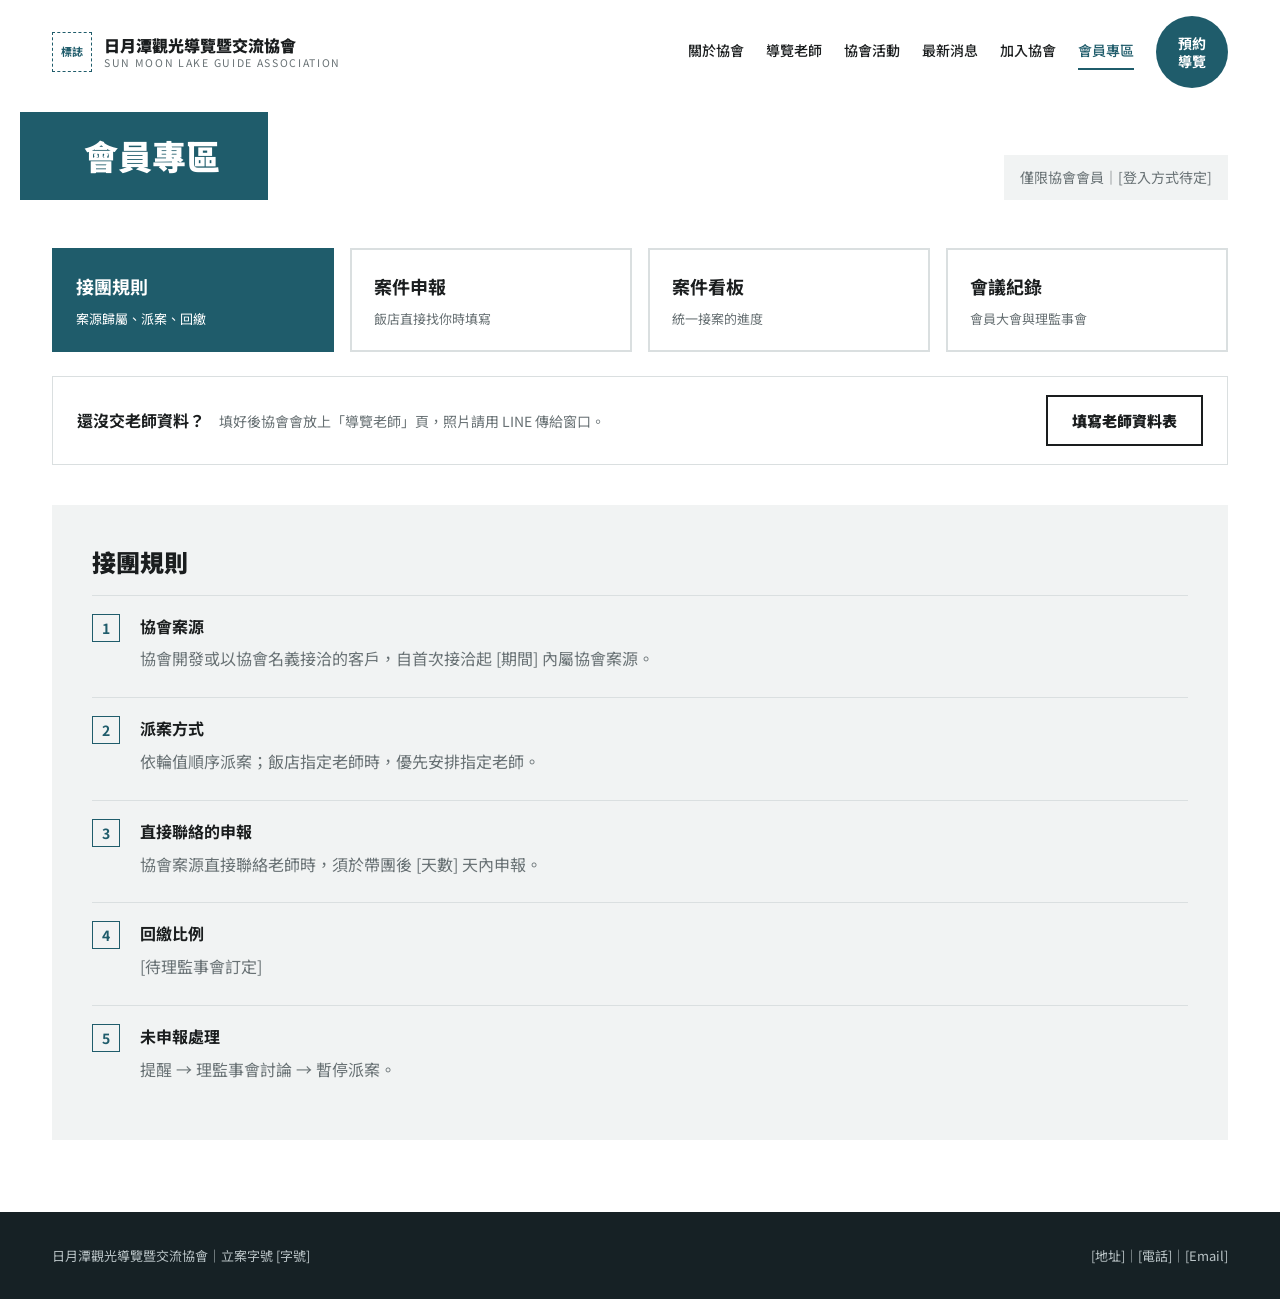
<file: members.html>
<!doctype html>
<html lang="zh-Hant">
<head>
<meta charset="utf-8">
<meta name="description" content="日月潭觀光導覽暨交流協會：日月潭在地導覽老師組成的協會，飯店與團體導覽需求由協會窗口統一接洽。">
<meta name="viewport" content="width=device-width, initial-scale=1, viewport-fit=cover">
<title>會員專區｜日月潭觀光導覽暨交流協會</title>
<link rel="stylesheet" href="https://fonts.googleapis.com/css2?family=Noto+Sans+TC:wght@400;500;700;900&family=Barlow+Condensed:ital,wght@1,700;1,800&display=swap">
<link rel="stylesheet" href="style.css">
<style>
.tab { font: inherit; text-align: left; cursor: pointer; padding: 20px 22px; display: flex; flex-direction: column; gap: 4px; border: 2px solid var(--line); background: var(--bg); color: var(--fg); }
.tab .en { font-size: 22px; }
.tab b { font-size: 18px; }
.tab small { font-size: 13px; color: var(--muted); }
.tab[aria-selected="true"] { background: var(--accent); border-color: var(--accent); color: var(--on-accent); }
.tab[aria-selected="true"] .en, .tab[aria-selected="true"] small { color: var(--on-accent); }
.rule { display: flex; gap: 20px; padding-block: 16px; border-top: 1px solid var(--line); }
.rule .en { font-size: 28px; min-width: 40px; }
.kanban { display: grid; gap: 16px; grid-template-columns: repeat(auto-fit, minmax(min(100%, 260px), 1fr)); }
.case { background: var(--bg); padding: 16px; border-top: 3px solid var(--accent); display: flex; flex-direction: column; gap: 4px; }
</style>
</head>
<body data-page="members">
<div id="site-header"></div>
<main>

<section class="wrap band-wrap">
  <h1 class="band">會員專區</h1>
  <span class="panel" style="padding: 10px 16px; font-size: 14px; color: var(--muted)">僅限協會會員｜[登入方式待定]</span>
</section>

<section class="wrap" style="padding-top: 48px">
  <div class="grid" role="tablist" aria-label="會員專區" style="grid-template-columns: repeat(auto-fit, minmax(min(100%, 220px), 1fr)); gap: 16px">
    <button class="tab" type="button" role="tab" data-tab="rules" aria-controls="panel-rules"><b>接團規則</b><small>案源歸屬、派案、回繳</small></button>
    <button class="tab" type="button" role="tab" data-tab="report" aria-controls="panel-report"><b>案件申報</b><small>飯店直接找你時填寫</small></button>
    <button class="tab" type="button" role="tab" data-tab="board" aria-controls="panel-board"><b>案件看板</b><small>統一接案的進度</small></button>
    <button class="tab" type="button" role="tab" data-tab="meetings" aria-controls="panel-meetings"><b>會議紀錄</b><small>會員大會與理監事會</small></button>
  </div>
</section>

<section class="wrap" style="padding-top: 24px">
  <div class="boxed row" style="justify-content: space-between; align-items: center; padding: 18px 24px">
    <span><b>還沒交老師資料？</b><span class="muted" style="font-size: 14px">　填好後協會會放上「導覽老師」頁，照片請用 LINE 傳給窗口。</span></span>
    <a class="btn ghost" href="teacher-form.html" style="padding: 10px 24px; font-size: 15px">填寫老師資料表</a>
  </div>
</section>

<section class="wrap section" style="padding-top: 40px">

  <div class="panel" id="panel-rules" role="tabpanel" style="padding: clamp(24px, 4vw, 40px); gap: 8px">
    <h2 style="font-size: 24px; margin-bottom: 8px">接團規則</h2>
    <div class="rule"><span class="num">1</span><div class="stack" style="gap: 4px"><b>協會案源</b><span class="muted">協會開發或以協會名義接洽的客戶，自首次接洽起 [期間] 內屬協會案源。</span></div></div>
    <div class="rule"><span class="num">2</span><div class="stack" style="gap: 4px"><b>派案方式</b><span class="muted">依輪值順序派案；飯店指定老師時，優先安排指定老師。</span></div></div>
    <div class="rule"><span class="num">3</span><div class="stack" style="gap: 4px"><b>直接聯絡的申報</b><span class="muted">協會案源直接聯絡老師時，須於帶團後 [天數] 天內申報。</span></div></div>
    <div class="rule"><span class="num">4</span><div class="stack" style="gap: 4px"><b>回繳比例</b><span class="muted">[待理監事會訂定]</span></div></div>
    <div class="rule"><span class="num">5</span><div class="stack" style="gap: 4px"><b>未申報處理</b><span class="muted">提醒 → 理監事會討論 → 暫停派案。</span></div></div>
  </div>

  <div id="panel-report" role="tabpanel" hidden>
<form class="form-card" data-send="report" data-done="已收到申報，謝謝你依規則回報。">
  <h2>案件申報</h2>
  <div class="notice"><span class="ic" aria-hidden="true">✓</span><div><small>什麼時候要填</small>協會案源的飯店或團體<b>直接聯絡你</b>時，請在帶團後 [天數] 天內填寫。</div></div>
  <div class="steps3"><div><span class="step">STEP 1</span><b>帶團完成</b><span>導覽結束後</span></div><div><span class="step">STEP 2</span><b>填寫申報</b><span>約 1 分鐘</span></div><div><span class="step">STEP 3</span><b>協會確認</b><span>依接團規則處理</span></div></div>
  <div class="fgrid"><label class="f" for="f-97388987">申報老師姓名<span class="req">*</span><input id="f-97388987" type="text" name="申報老師姓名" required></label><label class="f" for="f-45990977">飯店／客戶名稱<span class="req">*</span><input id="f-45990977" type="text" name="飯店或客戶名稱" required></label></div>
  <div class="fgrid"><label class="f" for="f-46356741">導覽日期<span class="req">*</span><input id="f-46356741" type="date" name="導覽日期" required></label><label class="f" for="f-67754955">人數<input id="f-67754955" type="number" name="人數"></label><label class="f" for="f-71313885">導覽費用（元）<input id="f-71313885" type="number" name="導覽費用"></label></div>
  <div class="f" role="group" aria-label="這位客戶最早是透過協會接洽的嗎？">這位客戶最早是透過協會接洽的嗎？<span class="req">*</span><div class="pills" data-required data-label="這位客戶最早是透過協會接洽的嗎？"><label><input type="radio" name="最早是否透過協會接洽" value="是"><span>是</span></label><label><input type="radio" name="最早是否透過協會接洽" value="不是"><span>不是</span></label><label><input type="radio" name="最早是否透過協會接洽" value="不確定"><span>不確定</span></label></div></div>
  <label class="f" for="f-62376324">備註<textarea id="f-62376324" name="備註" placeholder=""></textarea></label>
  <label class="hp" aria-hidden="true">請勿填寫<input type="text" name="website" tabindex="-1" autocomplete="off"></label>
  <p class="form-msg" role="status" hidden></p>
  <button class="btn" type="submit" style="align-self: flex-start">送出申報</button>
</form>
</div>

  <div id="panel-board" role="tabpanel" hidden>
    <div class="kanban">
      <div class="panel" style="gap: 12px"><div class="row" style="justify-content: space-between"><b>待派案</b><span class="muted" style="font-size: 13px">示範</span></div>
        <div class="case"><span class="tag" style="border: 0; padding: 0">[日期]・[人數] 人・[語言]</span><b style="font-size: 15px">[地點／需求摘要]</b><span class="muted" style="font-size: 13px">尚未派案</span></div>
      </div>
      <div class="panel" style="gap: 12px"><div class="row" style="justify-content: space-between"><b>已派案</b><span class="muted" style="font-size: 13px">示範</span></div>
        <div class="case"><span class="tag" style="border: 0; padding: 0">[日期]・[人數] 人・[語言]</span><b style="font-size: 15px">[地點／需求摘要]</b><span class="muted" style="font-size: 13px">負責老師：[姓名]</span></div>
        <div class="case"><span class="tag" style="border: 0; padding: 0">[日期]・[人數] 人・[語言]</span><b style="font-size: 15px">[地點／需求摘要]</b><span class="muted" style="font-size: 13px">負責老師：[姓名]</span></div>
      </div>
      <div class="panel" style="gap: 12px"><div class="row" style="justify-content: space-between"><b>已完成</b><span class="muted" style="font-size: 13px">示範</span></div>
        <div class="case"><span class="tag" style="border: 0; padding: 0">[日期]・[人數] 人・[語言]</span><b style="font-size: 15px">[地點／需求摘要]</b><span class="muted" style="font-size: 13px">已回報・待請款</span></div>
      </div>
    </div>
  </div>

  <div id="panel-meetings" role="tabpanel" hidden>
    <a class="list-row" href="#meetings"><span class="date">[YYYY.MM.DD]</span><span class="tag">理監事會</span><span class="title">[會議名稱]</span><span class="muted" style="font-size: 13px">紀錄・照片</span></a>
    <a class="list-row" href="#meetings"><span class="date">[YYYY.MM.DD]</span><span class="tag">會員大會</span><span class="title">[會議名稱]</span><span class="muted" style="font-size: 13px">紀錄・照片</span></a>
    <a class="list-row" href="#meetings"><span class="date">[YYYY.MM.DD]</span><span class="tag">理監事會</span><span class="title">[會議名稱]</span><span class="muted" style="font-size: 13px">紀錄・照片</span></a>
  </div>

</section>

</main>
<div id="site-footer"></div>
<script src="config.js"></script>
<script src="site.js"></script>
<script src="data.js"></script>
<script src="forms.js"></script>
</body>
</html>
</file>
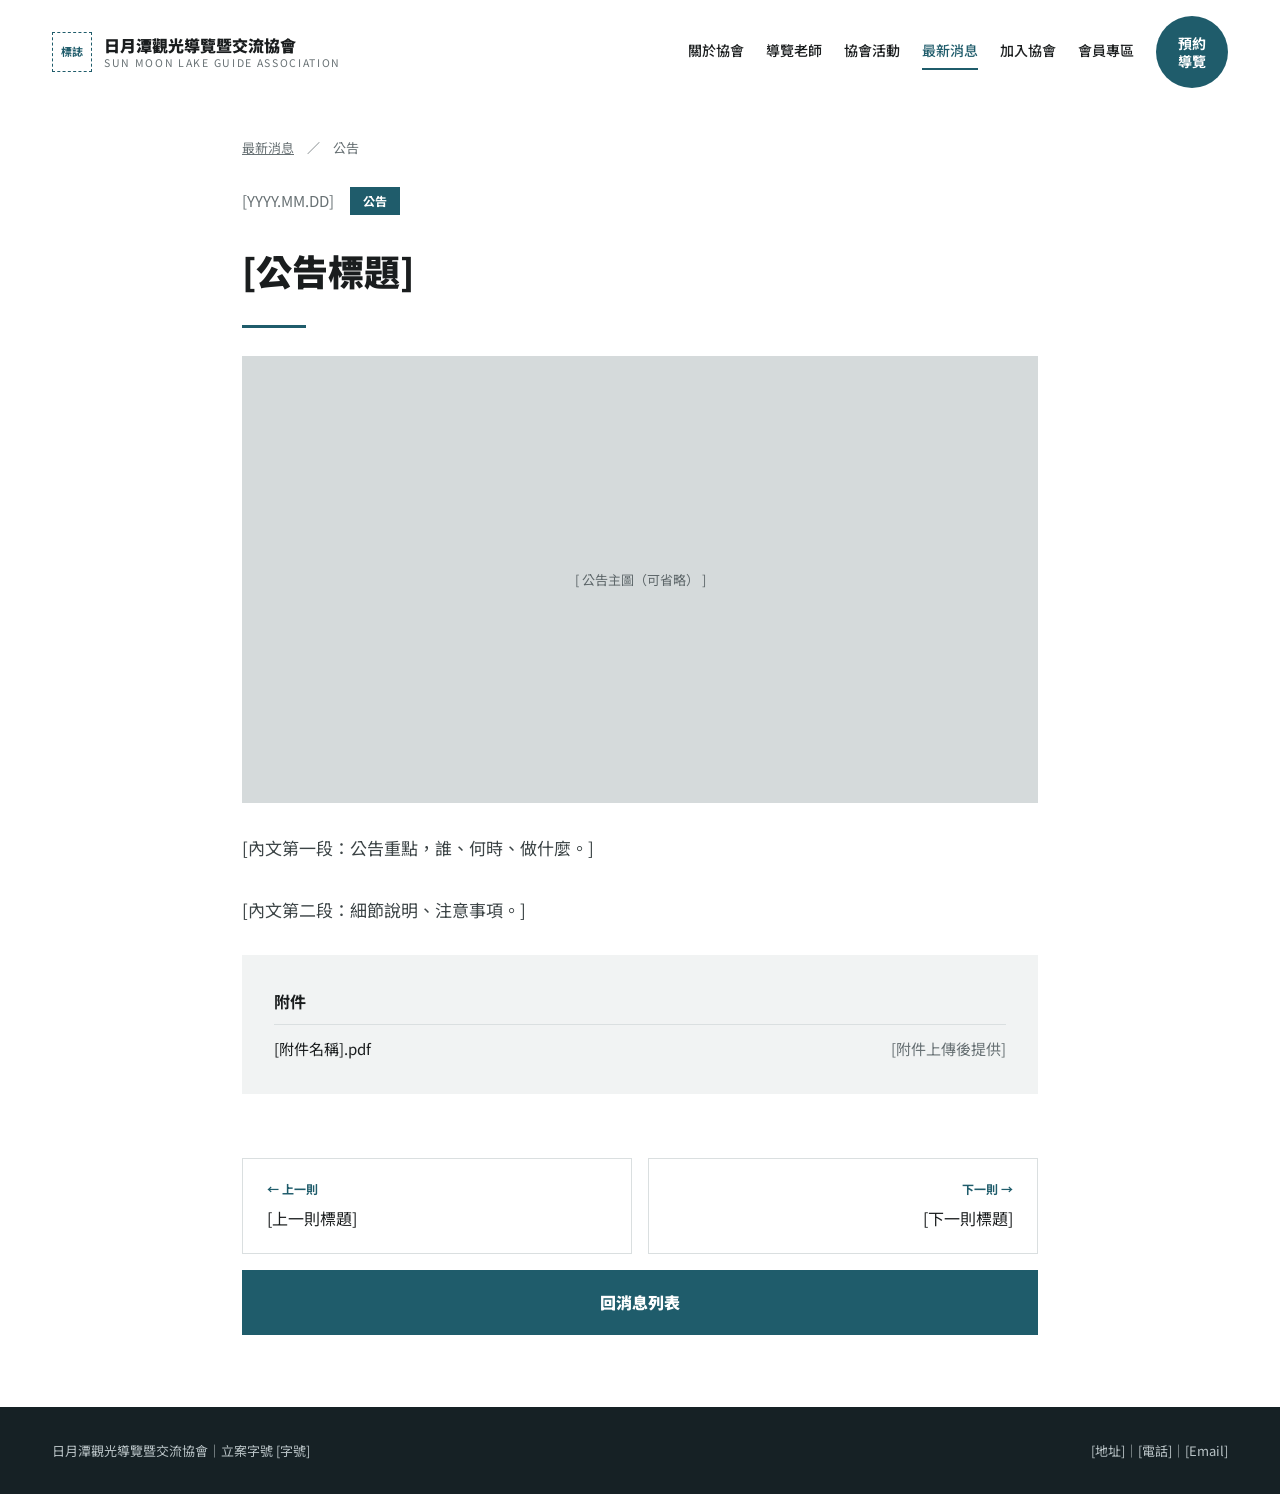
<file: news-post.html>
<!doctype html>
<html lang="zh-Hant">
<head>
<meta charset="utf-8">
<meta name="description" content="日月潭觀光導覽暨交流協會：日月潭在地導覽老師組成的協會，飯店與團體導覽需求由協會窗口統一接洽。">
<meta name="viewport" content="width=device-width, initial-scale=1, viewport-fit=cover">
<title>公告｜日月潭觀光導覽暨交流協會</title>
<link rel="stylesheet" href="https://fonts.googleapis.com/css2?family=Noto+Sans+TC:wght@400;500;700;900&family=Barlow+Condensed:ital,wght@1,700;1,800&display=swap">
<link rel="stylesheet" href="style.css">
</head>
<body data-page="news">
<div id="site-header"></div>
<main id="detail">

<article class="wrap narrow stack" style="padding-block: 24px 64px; gap: 28px">
  <div class="crumb"><a href="news.html">最新消息</a>　／　公告</div>
  <div class="row" style="gap: 16px; align-items: center"><span class="muted" style="font-size: 15px; font-variant-numeric: tabular-nums">[YYYY.MM.DD]</span><span class="tag solid">公告</span></div>
  <h1 style="font-size: clamp(26px, 3.4vw, 36px); line-height: 1.5">[公告標題]</h1>
  <div style="height: 3px; width: 64px; background: var(--accent)"></div>
  <div class="ph" style="aspect-ratio: 16 / 9">[ 公告主圖（可省略） ]</div>
  <p class="lead" style="font-size: 17px; max-width: none">[內文第一段：公告重點，誰、何時、做什麼。]</p>
  <p class="lead" style="font-size: 17px; max-width: none">[內文第二段：細節說明、注意事項。]</p>
  <div class="panel" style="gap: 8px">
    <b>附件</b>
    <div class="row" style="justify-content: space-between; border-top: 1px solid var(--line); padding-top: 10px; font-size: 15px"><span>[附件名稱].pdf</span><span class="muted">[附件上傳後提供]</span></div>
  </div>
</article>

<section class="wrap narrow grid" style="padding-bottom: 72px; gap: 16px">
  <a class="boxed stack" href="news-post.html" style="gap: 6px; text-decoration: none; padding: 20px 24px"><span class="tag" style="border: 0; padding: 0">← 上一則</span><span>[上一則標題]</span></a>
  <a class="boxed stack" href="news-post.html" style="gap: 6px; text-decoration: none; padding: 20px 24px; text-align: right"><span class="tag" style="border: 0; padding: 0">下一則 →</span><span>[下一則標題]</span></a>
  <a class="btn" href="news.html" style="grid-column: 1 / -1">回消息列表</a>
</section>

</main>
<div id="site-footer"></div>
<script src="config.js"></script>
<script src="site.js"></script>
<script src="data.js"></script>
</body>
</html>
</file>
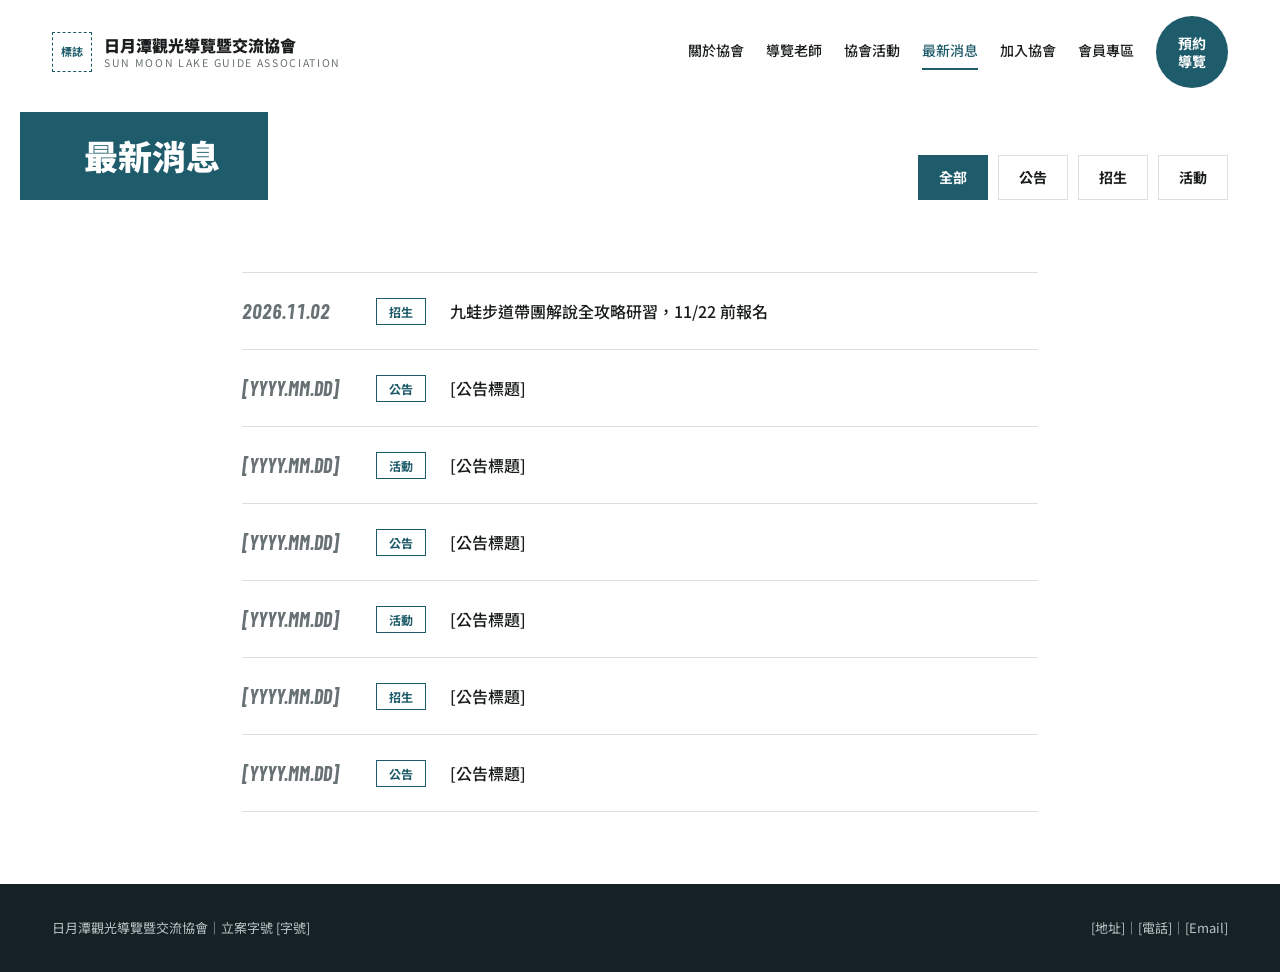
<file: news.html>
<!doctype html>
<html lang="zh-Hant">
<head>
<meta charset="utf-8">
<meta name="description" content="日月潭觀光導覽暨交流協會：日月潭在地導覽老師組成的協會，飯店與團體導覽需求由協會窗口統一接洽。">
<meta name="viewport" content="width=device-width, initial-scale=1, viewport-fit=cover">
<title>最新消息｜日月潭觀光導覽暨交流協會</title>
<link rel="stylesheet" href="https://fonts.googleapis.com/css2?family=Noto+Sans+TC:wght@400;500;700;900&family=Barlow+Condensed:ital,wght@1,700;1,800&display=swap">
<link rel="stylesheet" href="style.css">
</head>
<body data-page="news">
<div id="site-header"></div>
<main>

<section class="wrap band-wrap">
  <h1 class="band">最新消息</h1>
  <div class="chips" data-filter-for="news-list" role="group" aria-label="消息類型">
    <button class="chip" type="button" data-filter="全部" aria-pressed="true">全部</button>
    <button class="chip" type="button" data-filter="公告" aria-pressed="false">公告</button>
    <button class="chip" type="button" data-filter="招生" aria-pressed="false">招生</button>
    <button class="chip" type="button" data-filter="活動" aria-pressed="false">活動</button>
  </div>
</section>

<section class="wrap narrow section" id="news-list">
  <a class="list-row" href="course-20261126.html" data-kind="招生"><span class="date">2026.11.02</span><span class="tag">招生</span><span class="title">九蛙步道帶團解說全攻略研習，11/22 前報名</span></a>
  <a class="list-row" href="news-post.html" data-kind="公告"><span class="date">[YYYY.MM.DD]</span><span class="tag">公告</span><span class="title">[公告標題]</span></a>
  
  <a class="list-row" href="news-post.html" data-kind="活動"><span class="date">[YYYY.MM.DD]</span><span class="tag">活動</span><span class="title">[公告標題]</span></a>
  <a class="list-row" href="news-post.html" data-kind="公告"><span class="date">[YYYY.MM.DD]</span><span class="tag">公告</span><span class="title">[公告標題]</span></a>
  <a class="list-row" href="news-post.html" data-kind="活動"><span class="date">[YYYY.MM.DD]</span><span class="tag">活動</span><span class="title">[公告標題]</span></a>
  <a class="list-row" href="news-post.html" data-kind="招生"><span class="date">[YYYY.MM.DD]</span><span class="tag">招生</span><span class="title">[公告標題]</span></a>
  <a class="list-row" href="news-post.html" data-kind="公告"><span class="date">[YYYY.MM.DD]</span><span class="tag">公告</span><span class="title">[公告標題]</span></a>
</section>

</main>
<div id="site-footer"></div>
<script src="config.js"></script>
<script src="site.js"></script>
<script src="data.js"></script>
</body>
</html>
</file>
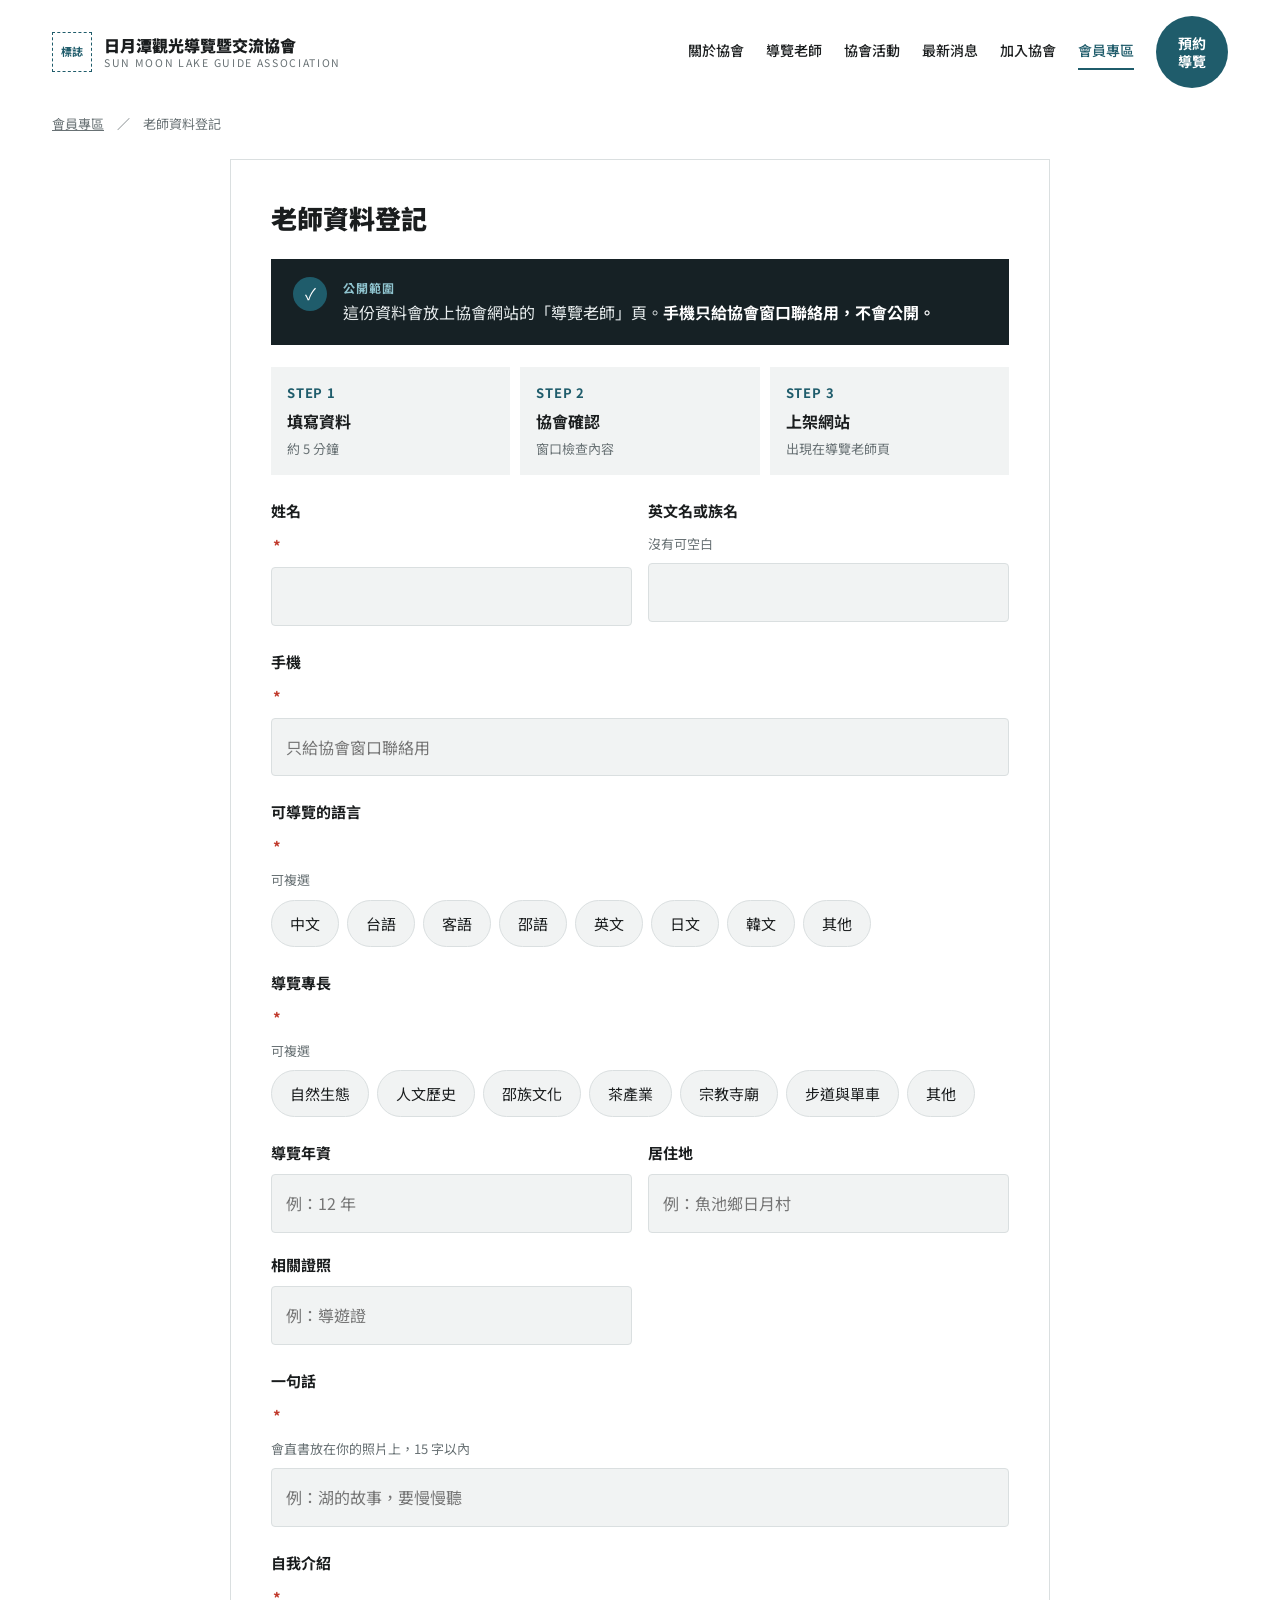
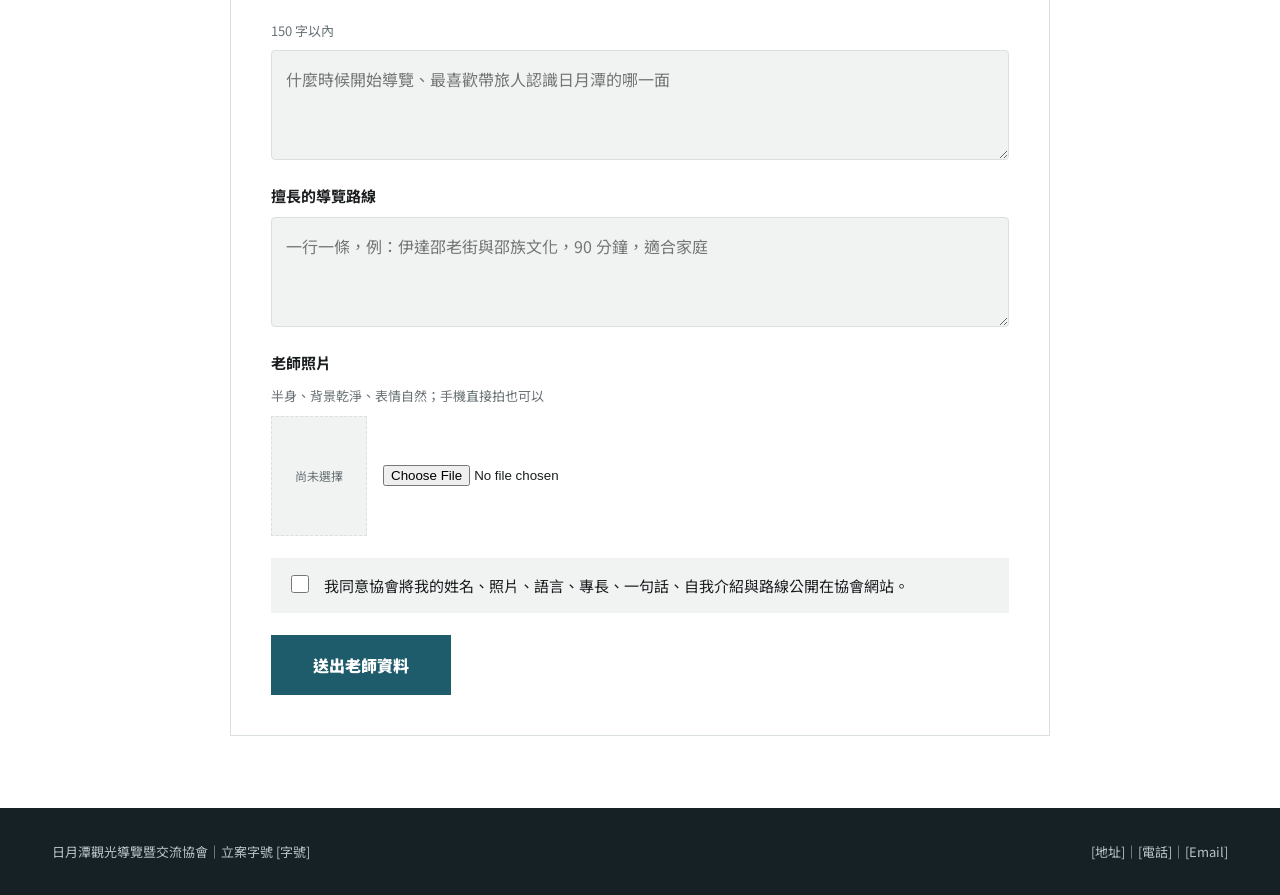
<file: teacher-form.html>
<!doctype html>
<html lang="zh-Hant">
<head>
<meta charset="utf-8">
<meta name="description" content="日月潭觀光導覽暨交流協會：日月潭在地導覽老師組成的協會，飯店與團體導覽需求由協會窗口統一接洽。">
<meta name="viewport" content="width=device-width, initial-scale=1, viewport-fit=cover">
<title>老師資料登記｜日月潭觀光導覽暨交流協會</title>
<link rel="stylesheet" href="https://fonts.googleapis.com/css2?family=Noto+Sans+TC:wght@400;500;700;900&family=Barlow+Condensed:ital,wght@1,700;1,800&display=swap">
<link rel="stylesheet" href="style.css">
</head>
<body data-page="members">
<div id="site-header"></div>
<main>

<div class="wrap crumb"><a href="members.html">會員專區</a>　／　老師資料登記</div>

<section class="wrap section" style="padding-top: 24px">
<form class="form-card" data-send="teacher" data-done="已收到你的資料，協會窗口確認後會放上網站。">
  <h2>老師資料登記</h2>
  <div class="notice"><span class="ic" aria-hidden="true">✓</span><div><small>公開範圍</small>這份資料會放上協會網站的「導覽老師」頁。<b>手機只給協會窗口聯絡用，不會公開。</b></div></div>
  <div class="steps3"><div><span class="step">STEP 1</span><b>填寫資料</b><span>約 5 分鐘</span></div><div><span class="step">STEP 2</span><b>協會確認</b><span>窗口檢查內容</span></div><div><span class="step">STEP 3</span><b>上架網站</b><span>出現在導覽老師頁</span></div></div>
  <div class="fgrid"><label class="f" for="f-14947016">姓名<span class="req">*</span><input id="f-14947016" type="text" name="姓名" required></label><label class="f" for="f-87351863">英文名或族名<small>沒有可空白</small><input id="f-87351863" type="text" name="英文名或族名"></label></div>
  <label class="f" for="f-52463497">手機<span class="req">*</span><input id="f-52463497" type="tel" name="手機" required placeholder="只給協會窗口聯絡用"></label>
  <div class="f" role="group" aria-label="可導覽的語言">可導覽的語言<span class="req">*</span><small>可複選</small><div class="pills" data-required data-label="可導覽的語言"><label><input type="checkbox" name="語言" value="中文"><span>中文</span></label><label><input type="checkbox" name="語言" value="台語"><span>台語</span></label><label><input type="checkbox" name="語言" value="客語"><span>客語</span></label><label><input type="checkbox" name="語言" value="邵語"><span>邵語</span></label><label><input type="checkbox" name="語言" value="英文"><span>英文</span></label><label><input type="checkbox" name="語言" value="日文"><span>日文</span></label><label><input type="checkbox" name="語言" value="韓文"><span>韓文</span></label><label><input type="checkbox" name="語言" value="其他"><span>其他</span></label></div></div>
  <div class="f" role="group" aria-label="導覽專長">導覽專長<span class="req">*</span><small>可複選</small><div class="pills" data-required data-label="導覽專長"><label><input type="checkbox" name="專長" value="自然生態"><span>自然生態</span></label><label><input type="checkbox" name="專長" value="人文歷史"><span>人文歷史</span></label><label><input type="checkbox" name="專長" value="邵族文化"><span>邵族文化</span></label><label><input type="checkbox" name="專長" value="茶產業"><span>茶產業</span></label><label><input type="checkbox" name="專長" value="宗教寺廟"><span>宗教寺廟</span></label><label><input type="checkbox" name="專長" value="步道與單車"><span>步道與單車</span></label><label><input type="checkbox" name="專長" value="其他"><span>其他</span></label></div></div>
  <div class="fgrid"><label class="f" for="f-87619201">導覽年資<input id="f-87619201" type="text" name="年資" placeholder="例：12 年"></label><label class="f" for="f-33490084">居住地<input id="f-33490084" type="text" name="居住地" placeholder="例：魚池鄉日月村"></label><label class="f" for="f-30484289">相關證照<input id="f-30484289" type="text" name="證照" placeholder="例：導遊證"></label></div>
  <label class="f" for="f-60078011">一句話<span class="req">*</span><small>會直書放在你的照片上，15 字以內</small><input id="f-60078011" type="text" name="一句話" required placeholder="例：湖的故事，要慢慢聽"></label>
  <label class="f" for="f-93068000">自我介紹<span class="req">*</span><small>150 字以內</small><textarea id="f-93068000" name="自我介紹" required placeholder="什麼時候開始導覽、最喜歡帶旅人認識日月潭的哪一面"></textarea></label>
  <label class="f" for="f-92326483">擅長的導覽路線<textarea id="f-92326483" name="擅長路線" placeholder="一行一條，例：伊達邵老街與邵族文化，90 分鐘，適合家庭"></textarea></label>
  <div class="f">老師照片<small>半身、背景乾淨、表情自然；手機直接拍也可以</small>
    <div class="photo-pick"><div class="prev" aria-hidden="true">尚未選擇</div><input type="file" name="photo" accept="image/jpeg,image/png" id="t-photo" aria-label="選擇照片"></div></div>
  <label class="agree"><input type="checkbox" name="公開同意" value="是" required><span>我同意協會將我的姓名、照片、語言、專長、一句話、自我介紹與路線公開在協會網站。</span></label>
  <label class="hp" aria-hidden="true">請勿填寫<input type="text" name="website" tabindex="-1" autocomplete="off"></label>
  <p class="form-msg" role="status" hidden></p>
  <button class="btn" type="submit" style="align-self: flex-start">送出老師資料</button>
</form>
</section>

</main>
<div id="site-footer"></div>
<script src="config.js"></script>
<script src="site.js"></script>
<script src="forms.js"></script>
</body>
</html>
</file>
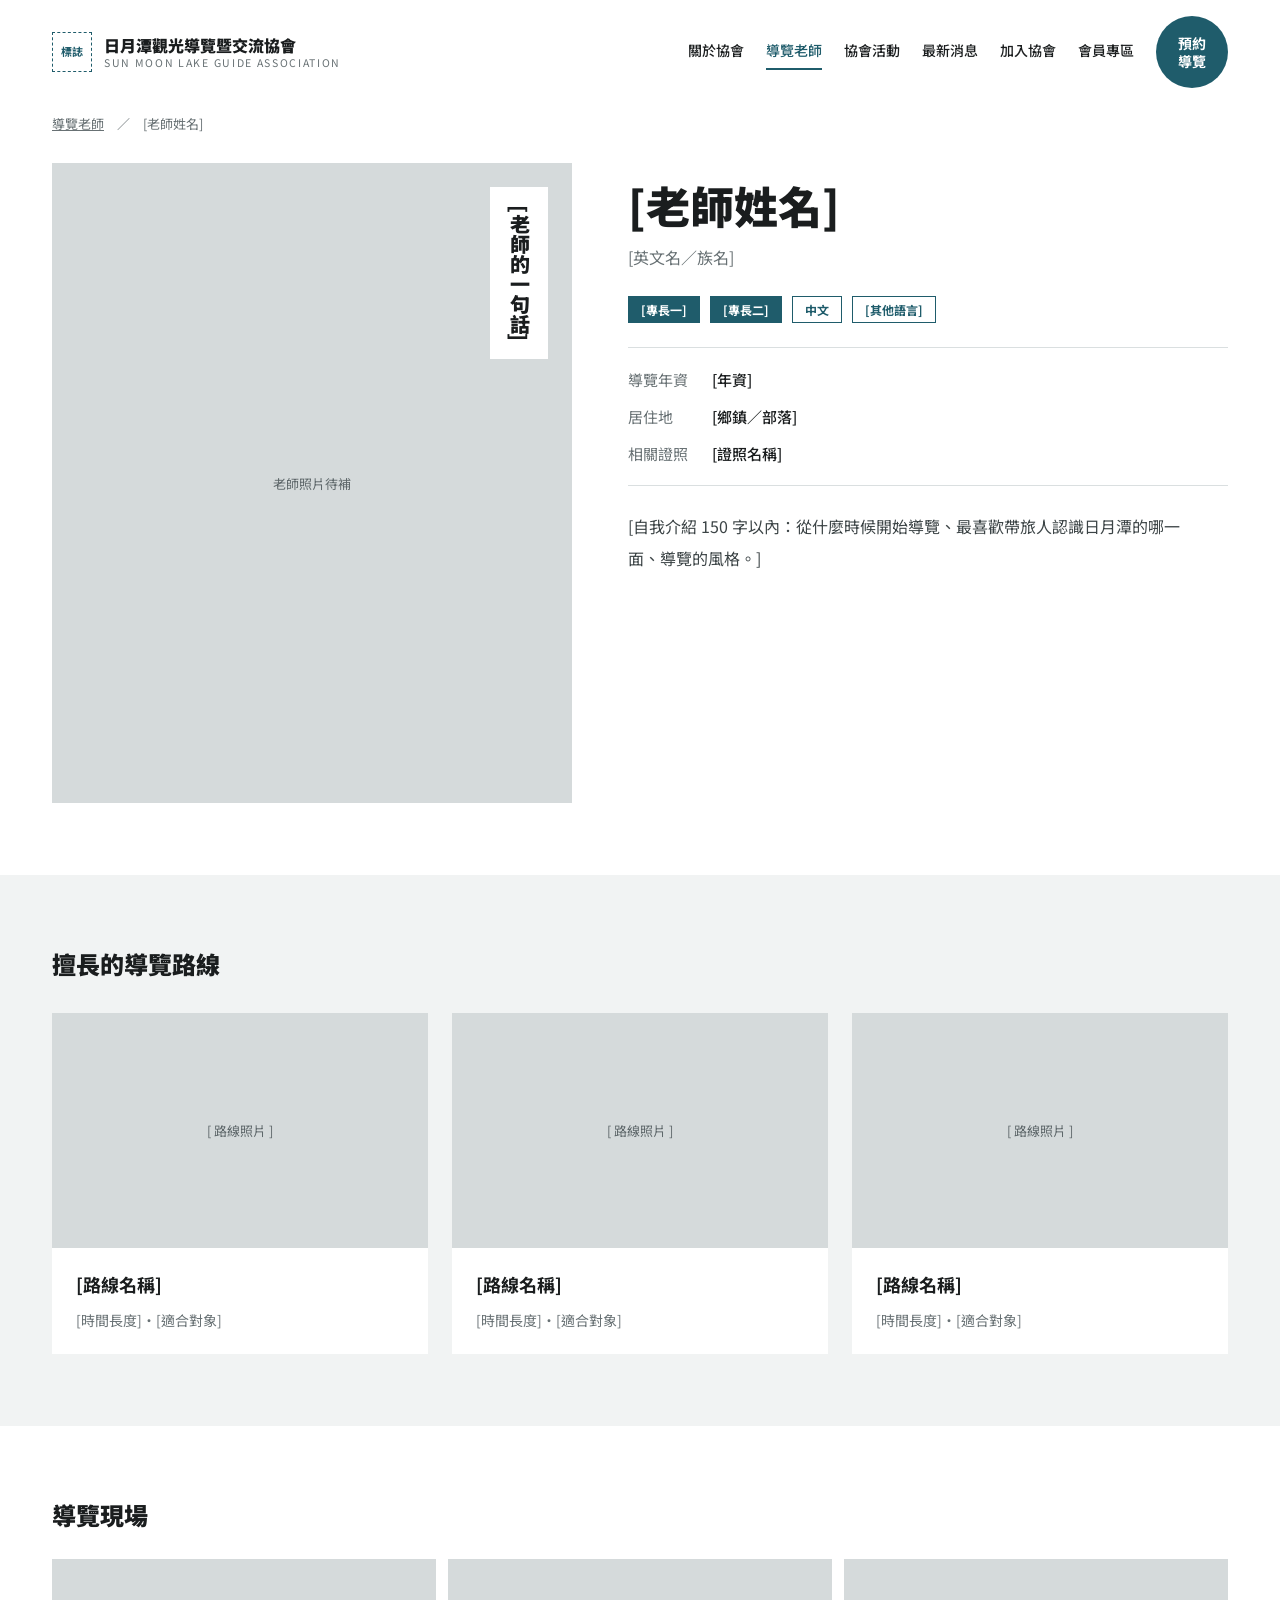
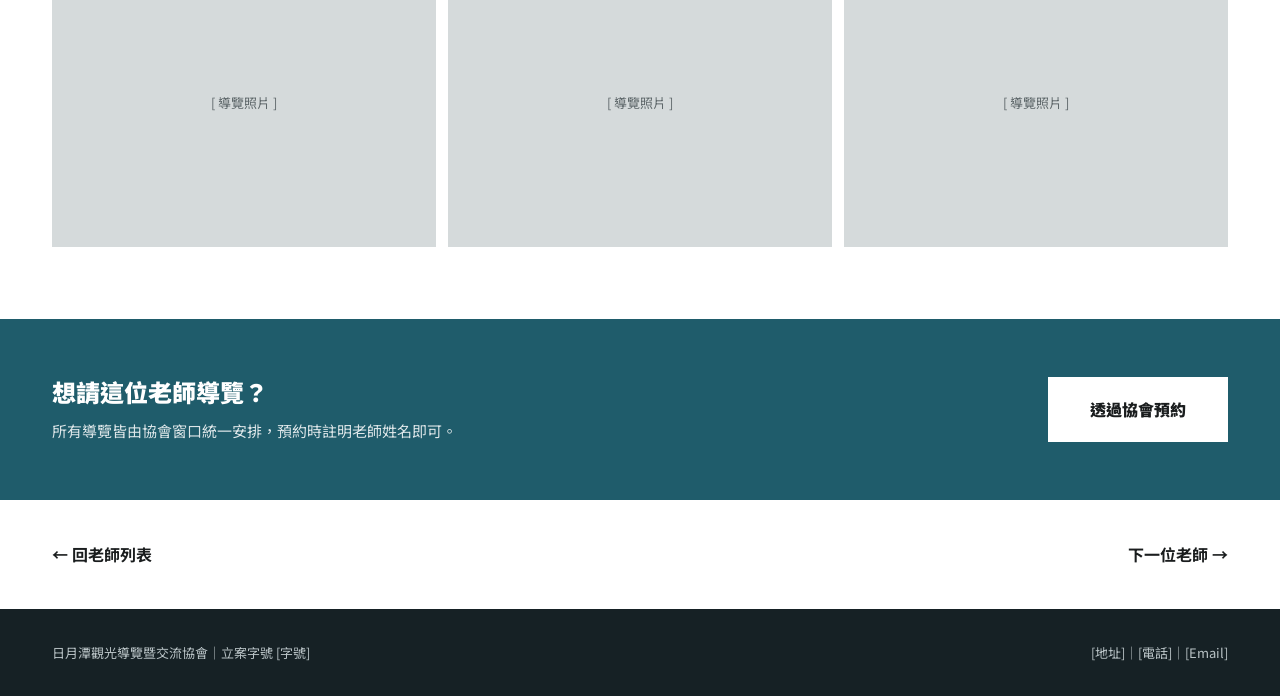
<file: teacher.html>
<!doctype html>
<html lang="zh-Hant">
<head>
<meta charset="utf-8">
<meta name="description" content="日月潭觀光導覽暨交流協會：日月潭在地導覽老師組成的協會，飯店與團體導覽需求由協會窗口統一接洽。">
<meta name="viewport" content="width=device-width, initial-scale=1, viewport-fit=cover">
<title>老師介紹｜日月潭觀光導覽暨交流協會</title>
<link rel="stylesheet" href="https://fonts.googleapis.com/css2?family=Noto+Sans+TC:wght@400;500;700;900&family=Barlow+Condensed:ital,wght@1,700;1,800&display=swap">
<link rel="stylesheet" href="style.css">
<style>
.profile { display: flex; flex-wrap: wrap; gap: 56px; align-items: flex-start; }
.profile .portrait { flex: 1 1 400px; aspect-ratio: 4 / 5; max-height: 640px; }
.profile .portrait .quote { position: absolute; top: 24px; right: 24px; background: var(--bg); color: var(--fg); padding: 18px 12px; writing-mode: vertical-rl; font-size: 20px; font-weight: 900; line-height: 1.7; }
.profile .info { flex: 1 1 480px; min-width: 0; display: flex; flex-direction: column; gap: 24px; padding-top: 12px; }
.facts { display: grid; grid-template-columns: auto 1fr; gap: 10px 24px; border-block: 1px solid var(--line); padding-block: 18px; margin: 0; font-size: 15px; }
.facts dt { color: var(--muted); }
.facts dd { margin: 0; font-weight: 500; }
.route .ph { aspect-ratio: 16 / 10; }
</style>
</head>
<body data-page="teachers">
<div id="site-header"></div>
<main id="detail">

<div class="wrap crumb"><a href="teachers.html">導覽老師</a>　／　[老師姓名]</div>

<section class="wrap section" style="padding-top: 28px">
  <div class="profile">
    <div class="ph portrait">老師照片待補<span class="quote">[老師的一句話]</span></div>
    <div class="info">
      <div class="stack" style="gap: 6px"><h1 style="font-size: clamp(32px, 4vw, 44px)">[老師姓名]</h1><span class="muted">[英文名／族名]</span></div>
      <div class="row" style="gap: 10px">
        <span class="tag solid">[專長一]</span><span class="tag solid">[專長二]</span><span class="tag">中文</span><span class="tag">[其他語言]</span>
      </div>
      <dl class="facts">
        <dt>導覽年資</dt><dd>[年資]</dd>
        <dt>居住地</dt><dd>[鄉鎮／部落]</dd>
        <dt>相關證照</dt><dd>[證照名稱]</dd>
      </dl>
      <p class="lead">[自我介紹 150 字以內：從什麼時候開始導覽、最喜歡帶旅人認識日月潭的哪一面、導覽的風格。]</p>
    </div>
  </div>
</section>

<section class="soft">
  <div class="wrap section stack" style="gap: 32px">
    <div class="eyebrow"><h2>擅長的導覽路線</h2></div>
    <div class="grid">
      <div class="panel white route" style="padding: 0; gap: 0"><div class="ph">[ 路線照片 ]</div><div class="stack" style="padding: 20px 24px; gap: 8px"><b style="font-size: 18px">[路線名稱]</b><span class="muted" style="font-size: 14px">[時間長度]・[適合對象]</span></div></div>
      <div class="panel white route" style="padding: 0; gap: 0"><div class="ph">[ 路線照片 ]</div><div class="stack" style="padding: 20px 24px; gap: 8px"><b style="font-size: 18px">[路線名稱]</b><span class="muted" style="font-size: 14px">[時間長度]・[適合對象]</span></div></div>
      <div class="panel white route" style="padding: 0; gap: 0"><div class="ph">[ 路線照片 ]</div><div class="stack" style="padding: 20px 24px; gap: 8px"><b style="font-size: 18px">[路線名稱]</b><span class="muted" style="font-size: 14px">[時間長度]・[適合對象]</span></div></div>
    </div>
  </div>
</section>

<section class="wrap section stack" style="gap: 28px">
  <div class="eyebrow"><h2>導覽現場</h2></div>
  <div class="grid" style="gap: 12px">
    <div class="ph" style="aspect-ratio: 4 / 3">[ 導覽照片 ]</div>
    <div class="ph" style="aspect-ratio: 4 / 3">[ 導覽照片 ]</div>
    <div class="ph" style="aspect-ratio: 4 / 3">[ 導覽照片 ]</div>
  </div>
</section>

<section class="cta">
  <div class="wrap">
    <div class="stack" style="gap: 8px"><h2>想請這位老師導覽？</h2><p>所有導覽皆由協會窗口統一安排，預約時註明老師姓名即可。</p></div>
    <a class="btn light" href="booking.html">透過協會預約</a>
  </div>
</section>

<div class="wrap row" style="justify-content: space-between; padding-block: 40px; font-weight: 700">
  <a href="teachers.html" style="text-decoration: none">← 回老師列表</a>
  <a href="teacher.html" style="text-decoration: none">下一位老師 →</a>
</div>

</main>
<div id="site-footer"></div>
<script src="config.js"></script>
<script src="site.js"></script>
<script src="data.js"></script>
</body>
</html>
</file>
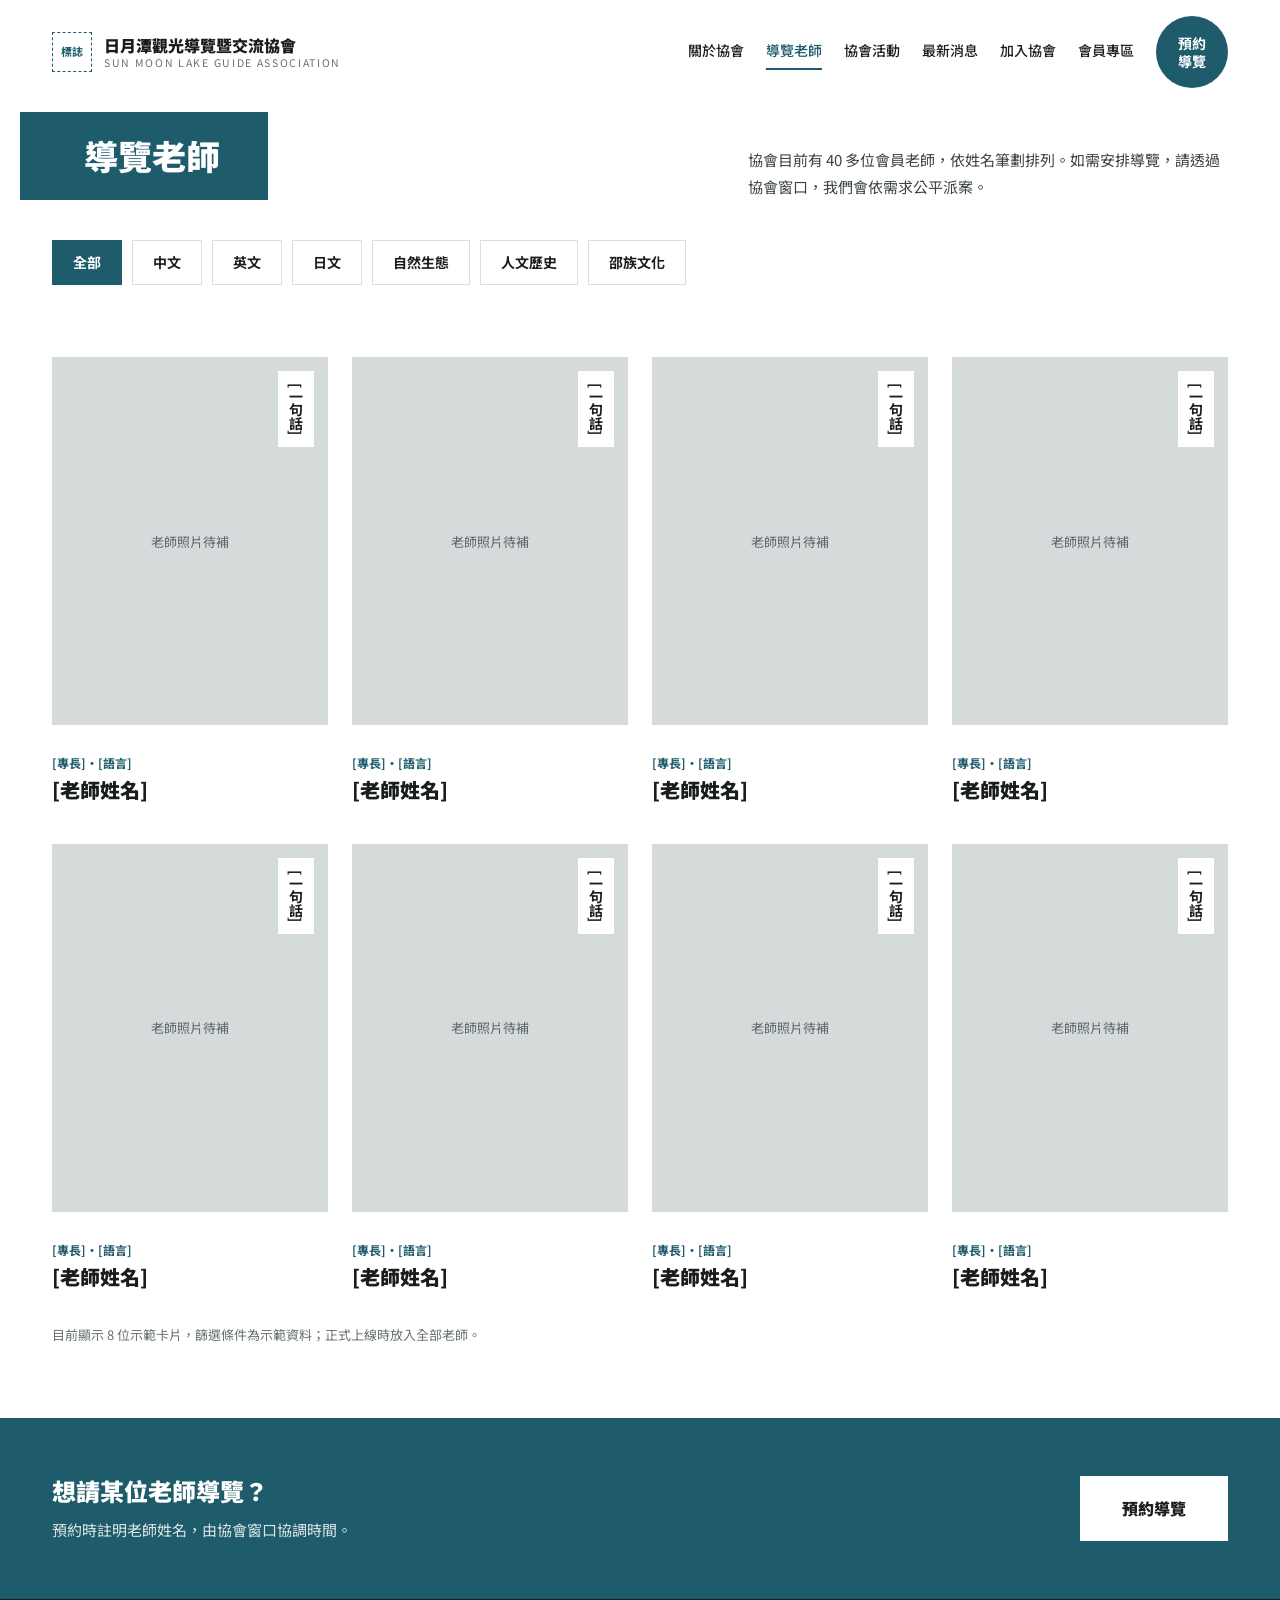
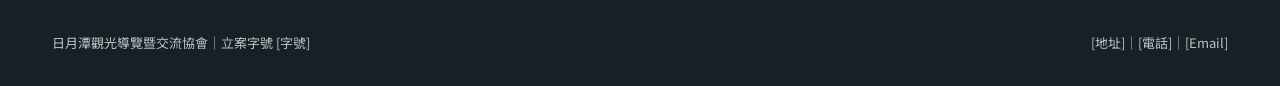
<file: teachers.html>
<!doctype html>
<html lang="zh-Hant">
<head>
<meta charset="utf-8">
<meta name="description" content="日月潭觀光導覽暨交流協會：日月潭在地導覽老師組成的協會，飯店與團體導覽需求由協會窗口統一接洽。">
<meta name="viewport" content="width=device-width, initial-scale=1, viewport-fit=cover">
<title>導覽老師｜日月潭觀光導覽暨交流協會</title>
<link rel="stylesheet" href="https://fonts.googleapis.com/css2?family=Noto+Sans+TC:wght@400;500;700;900&family=Barlow+Condensed:ital,wght@1,700;1,800&display=swap">
<link rel="stylesheet" href="style.css">
</head>
<body data-page="teachers">
<div id="site-header"></div>
<main>

<section class="wrap band-wrap">
  <h1 class="band">導覽老師</h1>
  <p>協會目前有 40 多位會員老師，依姓名筆劃排列。如需安排導覽，請透過協會窗口，我們會依需求公平派案。</p>
</section>

<section class="wrap" style="padding-top: 40px">
  <div class="chips" data-filter-for="teacher-list" role="group" aria-label="依語言或專長篩選">
    <button class="chip" type="button" data-filter="全部" aria-pressed="true">全部</button>
    <button class="chip" type="button" data-filter="中文" aria-pressed="false">中文</button>
    <button class="chip" type="button" data-filter="英文" aria-pressed="false">英文</button>
    <button class="chip" type="button" data-filter="日文" aria-pressed="false">日文</button>
    <button class="chip" type="button" data-filter="自然生態" aria-pressed="false">自然生態</button>
    <button class="chip" type="button" data-filter="人文歷史" aria-pressed="false">人文歷史</button>
    <button class="chip" type="button" data-filter="邵族文化" aria-pressed="false">邵族文化</button>
  </div>
</section>

<section class="wrap section">
  <div class="grid people" id="teacher-list">
    <a class="teacher" href="teacher.html" data-kind="中文 英文 自然生態"><div class="ph">老師照片待補<span class="quote">[一句話]</span></div><div class="meta"><span><small>[專長]・[語言]</small><b>[老師姓名]</b></span></div></a>
    <a class="teacher" href="teacher.html" data-kind="中文 人文歷史"><div class="ph">老師照片待補<span class="quote">[一句話]</span></div><div class="meta"><span><small>[專長]・[語言]</small><b>[老師姓名]</b></span></div></a>
    <a class="teacher" href="teacher.html" data-kind="中文 日文 人文歷史"><div class="ph">老師照片待補<span class="quote">[一句話]</span></div><div class="meta"><span><small>[專長]・[語言]</small><b>[老師姓名]</b></span></div></a>
    <a class="teacher" href="teacher.html" data-kind="中文 邵族文化"><div class="ph">老師照片待補<span class="quote">[一句話]</span></div><div class="meta"><span><small>[專長]・[語言]</small><b>[老師姓名]</b></span></div></a>
    <a class="teacher" href="teacher.html" data-kind="中文 英文 人文歷史"><div class="ph">老師照片待補<span class="quote">[一句話]</span></div><div class="meta"><span><small>[專長]・[語言]</small><b>[老師姓名]</b></span></div></a>
    <a class="teacher" href="teacher.html" data-kind="中文 自然生態"><div class="ph">老師照片待補<span class="quote">[一句話]</span></div><div class="meta"><span><small>[專長]・[語言]</small><b>[老師姓名]</b></span></div></a>
    <a class="teacher" href="teacher.html" data-kind="中文 日文 自然生態"><div class="ph">老師照片待補<span class="quote">[一句話]</span></div><div class="meta"><span><small>[專長]・[語言]</small><b>[老師姓名]</b></span></div></a>
    <a class="teacher" href="teacher.html" data-kind="中文 邵族文化 人文歷史"><div class="ph">老師照片待補<span class="quote">[一句話]</span></div><div class="meta"><span><small>[專長]・[語言]</small><b>[老師姓名]</b></span></div></a>
  </div>
  <p class="muted" style="font-size: 13px; margin-top: 32px">目前顯示 8 位示範卡片，篩選條件為示範資料；正式上線時放入全部老師。</p>
</section>

<section class="cta">
  <div class="wrap">
    <div class="stack" style="gap: 8px"><h2>想請某位老師導覽？</h2><p>預約時註明老師姓名，由協會窗口協調時間。</p></div>
    <a class="btn light" href="booking.html">預約導覽</a>
  </div>
</section>

</main>
<div id="site-footer"></div>
<script src="config.js"></script>
<script src="site.js"></script>
<script src="data.js"></script>
</body>
</html>
</file>
<file: style.css>
/* 人物誌版型：湖色色塊標題、斜體英文大字、老師直書引言 */
:root {
  --bg: #FFFFFF;
  --bg-soft: #F1F3F3;
  --fg: #1A1D1E;
  --fg-soft: #3C4446;
  --muted: #687174;
  --line: #DADFE0;
  --ph: #D5DADB;
  --ph-fg: #5E676A;
  --accent: #1F5C6B;
  --on-accent: #FFFFFF;
  --outline: #E2E6E7;
  --footer-bg: #162125;
  --footer-fg: #B9C3C6;
  --font-body: "Noto Sans TC", "PingFang TC", "Microsoft JhengHei", sans-serif;
  --font-en: "Barlow Condensed", "Arial Narrow", sans-serif;
}
@media (prefers-color-scheme: dark) {
  :root:not([data-theme="light"]) {
    --bg: #111719; --bg-soft: #1A2225; --fg: #E8EDEE; --fg-soft: #C2CBCD; --muted: #8E999C;
    --line: #2C373A; --ph: #263033; --ph-fg: #8E999C; --accent: #5FA9B9; --on-accent: #0D1416;
    --outline: #223034; --footer-bg: #0A0F10; --footer-fg: #8E999C; color-scheme: dark;
  }
}
:root[data-theme="dark"] {
  --bg: #111719; --bg-soft: #1A2225; --fg: #E8EDEE; --fg-soft: #C2CBCD; --muted: #8E999C;
  --line: #2C373A; --ph: #263033; --ph-fg: #8E999C; --accent: #5FA9B9; --on-accent: #0D1416;
  --outline: #223034; --footer-bg: #0A0F10; --footer-fg: #8E999C; color-scheme: dark;
}

* { box-sizing: border-box; }
html, body { margin: 0; }
img { max-width: 100%; }
[hidden] { display: none !important; }
body { background: var(--bg); color: var(--fg); font-family: var(--font-body); font-size: 16px; line-height: 1.8; }
a { color: inherit; }
a:focus-visible, button:focus-visible, input:focus-visible, textarea:focus-visible, select:focus-visible { outline: 2px solid var(--accent); outline-offset: 3px; }
h1, h2, h3 { margin: 0; text-wrap: balance; font-weight: 900; line-height: 1.4; }
p { margin: 0; }

.wrap { max-width: 1240px; margin: 0 auto; padding-left: max(16px, env(safe-area-inset-left, 0px)); padding-right: max(16px, env(safe-area-inset-right, 0px)); }
@media (min-width: 720px) { .wrap { padding-left: max(32px, env(safe-area-inset-left, 0px)); padding-right: max(32px, env(safe-area-inset-right, 0px)); } }
.narrow { max-width: 860px; }
.section { padding-block: 72px; }
.section.tight { padding-block: 48px; }
.soft { background: var(--bg-soft); }
.stack { display: flex; flex-direction: column; gap: 24px; }
.row { display: flex; flex-wrap: wrap; gap: 24px; }
.row > * { min-width: 0; }
.grid { display: grid; gap: 24px; grid-template-columns: repeat(auto-fit, minmax(min(100%, 260px), 1fr)); }
.grid.wide { grid-template-columns: repeat(auto-fill, minmax(min(100%, 340px), 1fr)); gap: 40px 28px; }
.grid.people { grid-template-columns: repeat(auto-fill, minmax(min(100%, 240px), 1fr)); gap: 40px 24px; }

/* header */
.site-header { background: var(--bg); position: relative; z-index: 5; }
.site-header .wrap { display: flex; justify-content: space-between; align-items: center; gap: 16px; padding-block: 16px; }
.brand { display: flex; align-items: center; gap: 12px; text-decoration: none; min-width: 0; }
.brand-mark { width: 40px; height: 40px; flex: none; border: 1.5px dashed var(--accent); color: var(--accent); display: grid; place-items: center; font-size: 11px; font-weight: 700; }
.brand-name { display: flex; flex-direction: column; line-height: 1.3; min-width: 0; }
.brand-name b { font-size: 16px; font-weight: 900; }
.brand-name small { font-size: 10.5px; color: var(--muted); letter-spacing: 0.16em; }
.nav { display: flex; align-items: center; gap: 22px; font-size: 14px; font-weight: 500; }
.nav a { text-decoration: none; padding-block: 4px; border-bottom: 2px solid transparent; }
.nav a:hover { color: var(--accent); }
.nav a[aria-current="page"] { color: var(--accent); border-bottom-color: var(--accent); }
.nav .book { width: 72px; height: 72px; border-radius: 50%; background: var(--accent); color: var(--on-accent); display: grid; place-items: center; text-align: center; line-height: 1.3; font-weight: 700; border: 0; }
.nav .book:hover { color: var(--on-accent); opacity: 0.9; }
.menu-btn { display: none; font: inherit; font-weight: 700; font-size: 14px; background: var(--accent); color: var(--on-accent); border: 0; padding: 10px 16px; cursor: pointer; }
@media (max-width: 960px) {
  .menu-btn { display: block; }
  .nav { display: none; position: absolute; left: 0; right: 0; top: 100%; background: var(--bg); border-top: 1px solid var(--line); border-bottom: 1px solid var(--line); flex-direction: column; align-items: stretch; gap: 0; padding: 8px max(16px, env(safe-area-inset-right, 0px)) 16px max(16px, env(safe-area-inset-left, 0px)); }
  .nav.open { display: flex; }
  .nav a { padding-block: 12px; border-bottom: 1px solid var(--line); font-size: 16px; }
  .nav a[aria-current="page"] { border-bottom-color: var(--line); }
  .nav .book { width: auto; height: auto; border-radius: 0; margin-top: 12px; padding: 14px; }
}

/* page title band */
.band-wrap { padding-top: 8px; display: flex; flex-wrap: wrap; justify-content: space-between; align-items: flex-end; gap: 24px; }
.band { background: var(--accent); color: var(--on-accent); padding: 22px 48px 22px 64px; margin: 0 0 0 calc(-1 * max(32px, env(safe-area-inset-left, 0px))); font-size: clamp(26px, 3.4vw, 34px); font-weight: 900; line-height: 1.3; }
@media (max-width: 719px) { .band { margin-left: calc(-1 * max(16px, env(safe-area-inset-left, 0px))); padding: 18px 28px 18px 32px; } }
.band-wrap p { max-width: 480px; font-size: 15px; color: var(--fg-soft); }

/* type */
.en { font-family: var(--font-en); font-style: italic; font-weight: 800; line-height: 1; color: var(--accent); letter-spacing: 0.01em; }
.eyebrow { display: flex; flex-direction: column; gap: 4px; }
.eyebrow .en { font-size: 40px; }
.eyebrow h2 { font-size: 24px; }
.lead { font-size: 16px; line-height: 2; color: var(--fg-soft); max-width: 36em; }
.muted { color: var(--muted); }
.tag { display: inline-block; font-size: 12px; font-weight: 700; color: var(--accent); border: 1px solid var(--accent); padding: 3px 12px; line-height: 1.6; }
.tag.solid { background: var(--accent); color: var(--on-accent); }
.crumb { font-size: 13px; color: var(--muted); padding-top: 8px; }
.crumb a { color: var(--muted); }

/* buttons */
.btn { display: inline-flex; align-items: center; justify-content: center; gap: 10px; background: var(--accent); color: var(--on-accent); text-decoration: none; padding: 16px 40px; font-size: 16px; font-weight: 900; border: 2px solid var(--accent); cursor: pointer; font-family: inherit; }
.btn:hover { opacity: 0.9; }
.btn.ghost { background: transparent; color: var(--fg); border-color: var(--fg); }
.btn.light { background: var(--bg); color: var(--fg); border-color: var(--bg); }
.dot { width: 34px; height: 34px; flex: none; border-radius: 50%; background: var(--accent); color: var(--on-accent); display: inline-grid; place-items: center; text-decoration: none; font-size: 15px; }

/* placeholders */
.ph { background: var(--ph); color: var(--ph-fg); display: grid; place-items: center; font-size: 13px; text-align: center; max-width: 100%; position: relative; }

/* teacher card */
.teacher { display: flex; flex-direction: column; gap: 12px; text-decoration: none; }
.teacher .ph { aspect-ratio: 3 / 4; }
.teacher .quote { position: absolute; top: 14px; right: 14px; background: var(--bg); color: var(--fg); padding: 12px 7px; writing-mode: vertical-rl; font-size: 14px; font-weight: 700; line-height: 1.6; }
.teacher .no { position: absolute; left: 10px; bottom: -14px; font-size: 58px; }
.teacher .meta { display: flex; justify-content: space-between; align-items: flex-end; gap: 12px; padding-top: 10px; }
.teacher .meta b { display: block; font-size: 20px; font-weight: 900; line-height: 1.4; }
.teacher .meta small { font-size: 12px; font-weight: 700; color: var(--accent); }
.teacher:hover .dot { opacity: 0.85; }

/* numbered point */
.point { border-top: 3px solid var(--accent); padding-top: 20px; display: flex; flex-direction: column; gap: 10px; }
.point .en { font-size: 40px; }
.point h3 { font-size: 20px; }
.point p { font-size: 15px; color: var(--fg-soft); }

/* list rows */
.list-row { display: flex; flex-wrap: wrap; align-items: center; gap: 12px 24px; padding-block: 20px; border-top: 1px solid var(--line); text-decoration: none; }
.list-row:last-child { border-bottom: 1px solid var(--line); }
.list-row .date { font-family: var(--font-en); font-style: italic; font-weight: 700; font-size: 20px; color: var(--muted); min-width: 110px; font-variant-numeric: tabular-nums; }
.list-row .title { flex: 1 1 280px; font-weight: 500; min-width: 0; }
.list-row:hover .title { color: var(--accent); }

/* chips */
.chips { display: flex; flex-wrap: wrap; gap: 10px; }
.chip { font: inherit; font-size: 14px; font-weight: 700; padding: 9px 20px; border: 1px solid var(--line); background: var(--bg); color: var(--fg); cursor: pointer; }
.chip[aria-pressed="true"] { background: var(--accent); border-color: var(--accent); color: var(--on-accent); }

/* sequences and clauses */
.step { font-size: 13px; font-weight: 700; color: var(--accent); }
.num { flex: none; width: 28px; height: 28px; border: 1.5px solid var(--accent); color: var(--accent); display: grid; place-items: center; font-size: 14px; font-weight: 700; line-height: 1; margin-top: 2px; }
.charter { margin: 0; padding-left: 1.4em; display: flex; flex-direction: column; gap: 10px; color: var(--fg-soft); max-width: 44em; }

/* panels */
.panel { background: var(--bg-soft); padding: 32px; display: flex; flex-direction: column; gap: 16px; }
.panel.white { background: var(--bg); }
.boxed { border: 1px solid var(--line); padding: 28px; }
.promise { border: 3px solid var(--accent); padding: clamp(24px, 4vw, 40px); display: flex; flex-direction: column; gap: 24px; }
.check { display: flex; gap: 12px; font-size: 15px; }
.check::before { content: "✓"; color: var(--accent); font-weight: 900; }
.check.dash::before { content: "—"; }
.future { border: 2px dashed var(--line); padding: 24px 28px; color: var(--muted); display: flex; flex-direction: column; gap: 6px; font-size: 14px; }
.future b { font-size: 15px; }

/* forms */
.field { display: flex; flex-direction: column; gap: 6px; font-size: 14px; font-weight: 700; min-width: 0; }
.field input, .field textarea, .field select { font: inherit; font-weight: 400; font-size: 15px; padding: 12px; border: 1px solid var(--line); background: var(--bg); color: var(--fg); width: 100%; }
.form-note { font-size: 14px; color: var(--accent); font-weight: 700; }

/* cta */
.cta { background: var(--accent); color: var(--on-accent); }
.cta .wrap { padding-block: 56px; display: flex; flex-wrap: wrap; justify-content: space-between; align-items: center; gap: 24px; }
.cta h2 { font-size: 24px; }
.cta p { opacity: 0.85; font-size: 15px; }

/* footer */
.site-footer { background: var(--footer-bg); color: var(--footer-fg); font-size: 13px; }
.site-footer .wrap { padding-block: 32px; display: flex; flex-wrap: wrap; justify-content: space-between; gap: 12px; }

@media (prefers-reduced-motion: reduce) { * { transition: none !important; animation: none !important; } }

/* photos */
.shot { margin: 0; position: relative; overflow: hidden; background: var(--ph); max-width: 100%; }
.shot img { position: absolute; inset: 0; width: 100%; height: 100%; object-fit: cover; display: block; }
.shot figcaption { position: absolute; left: 0; bottom: 0; background: var(--accent); color: var(--on-accent); font-size: 13px; font-weight: 700; padding: 6px 14px; }

/* on-page forms (same pattern as the alliance join form) */
.form-card { background: var(--bg); border: 1px solid var(--line); padding: clamp(20px, 4vw, 40px); display: flex; flex-direction: column; gap: 22px; max-width: 820px; width: 100%; margin-inline: auto; }
.form-card h2 { font-size: 26px; }
.notice { background: var(--footer-bg); color: #E8EDEE; padding: 18px 22px; display: flex; gap: 16px; align-items: flex-start; }
.notice .ic { flex: none; width: 34px; height: 34px; border-radius: 50%; background: var(--accent); color: #fff; display: grid; place-items: center; }
.notice small { display: block; font-size: 12px; font-weight: 700; letter-spacing: 0.08em; color: #8FC4CF; }
.notice b { color: #fff; }
.steps3 { display: grid; gap: 10px; grid-template-columns: repeat(auto-fit, minmax(min(100%, 180px), 1fr)); }
.steps3 div { background: var(--bg-soft); padding: 14px 16px; display: flex; flex-direction: column; gap: 2px; }
.steps3 .step { letter-spacing: 0.06em; }
.steps3 b { font-size: 16px; }
.steps3 span:last-child { font-size: 13px; color: var(--muted); }
.fgrid { display: grid; gap: 18px 16px; grid-template-columns: repeat(auto-fit, minmax(min(100%, 260px), 1fr)); }
.f { display: flex; flex-direction: column; gap: 8px; min-width: 0; font-size: 15px; font-weight: 700; }
.f .req { color: #C0392B; margin-left: 2px; }
.f small { font-weight: 400; color: var(--muted); font-size: 13px; }
.f input[type=text], .f input[type=tel], .f input[type=email], .f input[type=date], .f input[type=number], .f textarea {
  font: inherit; font-weight: 400; font-size: 16px; padding: 14px; border: 1px solid var(--line); background: var(--bg-soft); color: var(--fg); width: 100%; border-radius: 4px; }
.f textarea { resize: vertical; min-height: 110px; }
.f input:focus, .f textarea:focus { outline: 2px solid var(--accent); outline-offset: 0; background: var(--bg); }
.pills { display: flex; flex-wrap: wrap; gap: 8px; font-weight: 400; }
.pills label { position: relative; cursor: pointer; }
.pills input { position: absolute; opacity: 0; inset: 0; cursor: pointer; }
.pills span { display: inline-block; padding: 9px 18px; border-radius: 999px; background: var(--bg-soft); border: 1px solid var(--line); font-size: 15px; }
.pills input:checked + span { background: var(--accent); border-color: var(--accent); color: var(--on-accent); font-weight: 700; }
.pills input:focus-visible + span { outline: 2px solid var(--accent); outline-offset: 2px; }
.agree { display: flex; gap: 12px; align-items: flex-start; background: var(--bg-soft); padding: 14px 16px; font-size: 15px; font-weight: 400; cursor: pointer; }
.agree input { width: 18px; height: 18px; margin-top: 3px; flex: none; accent-color: var(--accent); }
.photo-pick { display: flex; gap: 16px; align-items: center; flex-wrap: wrap; font-weight: 400; }
.photo-pick .prev { width: 96px; height: 120px; background: var(--bg-soft) center / cover no-repeat; border: 1px dashed var(--line); display: grid; place-items: center; font-size: 12px; color: var(--muted); }
.form-msg { padding: 14px 16px; font-size: 15px; }
.form-msg.ok { background: #E3F1EC; color: #1E5B43; }
.form-msg.err { background: #FBEAEA; color: #8A2626; }
.hp { position: absolute; left: -9999px; width: 1px; height: 1px; overflow: hidden; }
.btn[disabled] { opacity: 0.6; cursor: wait; }
</file>
